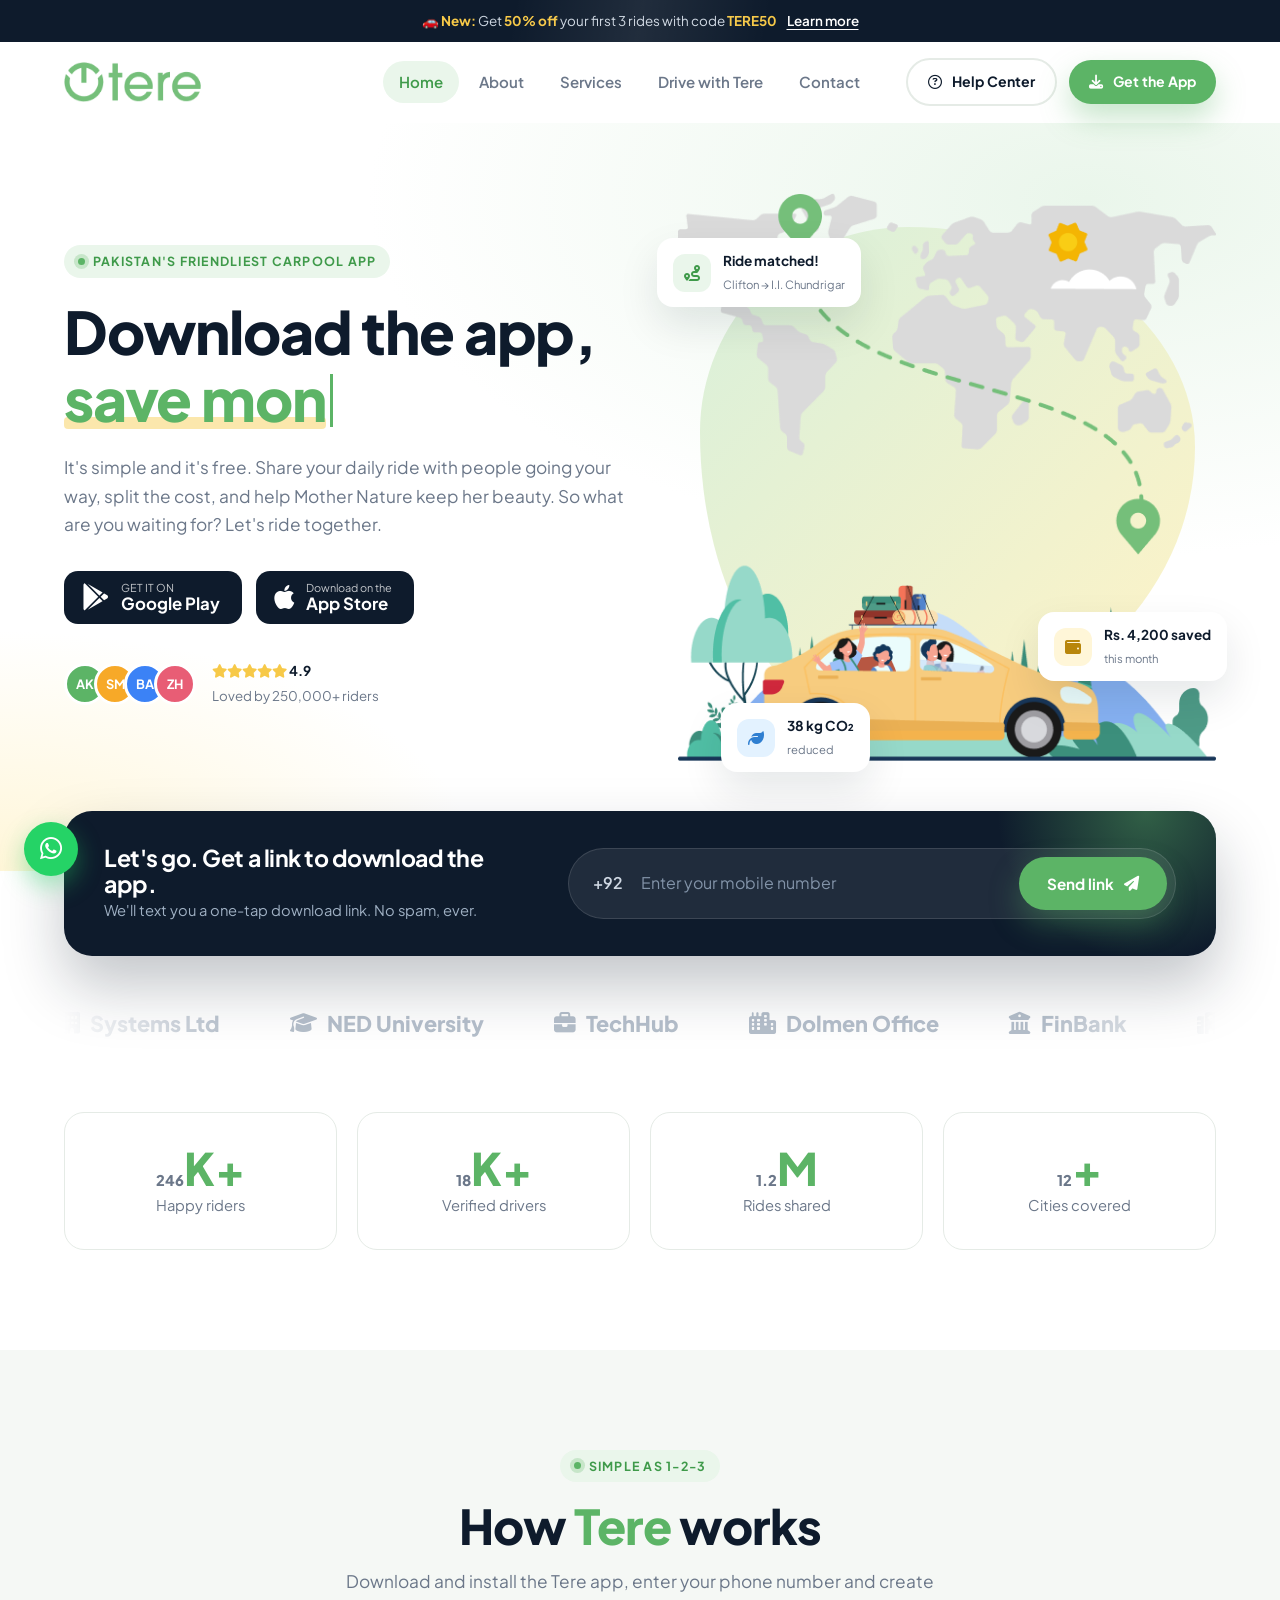
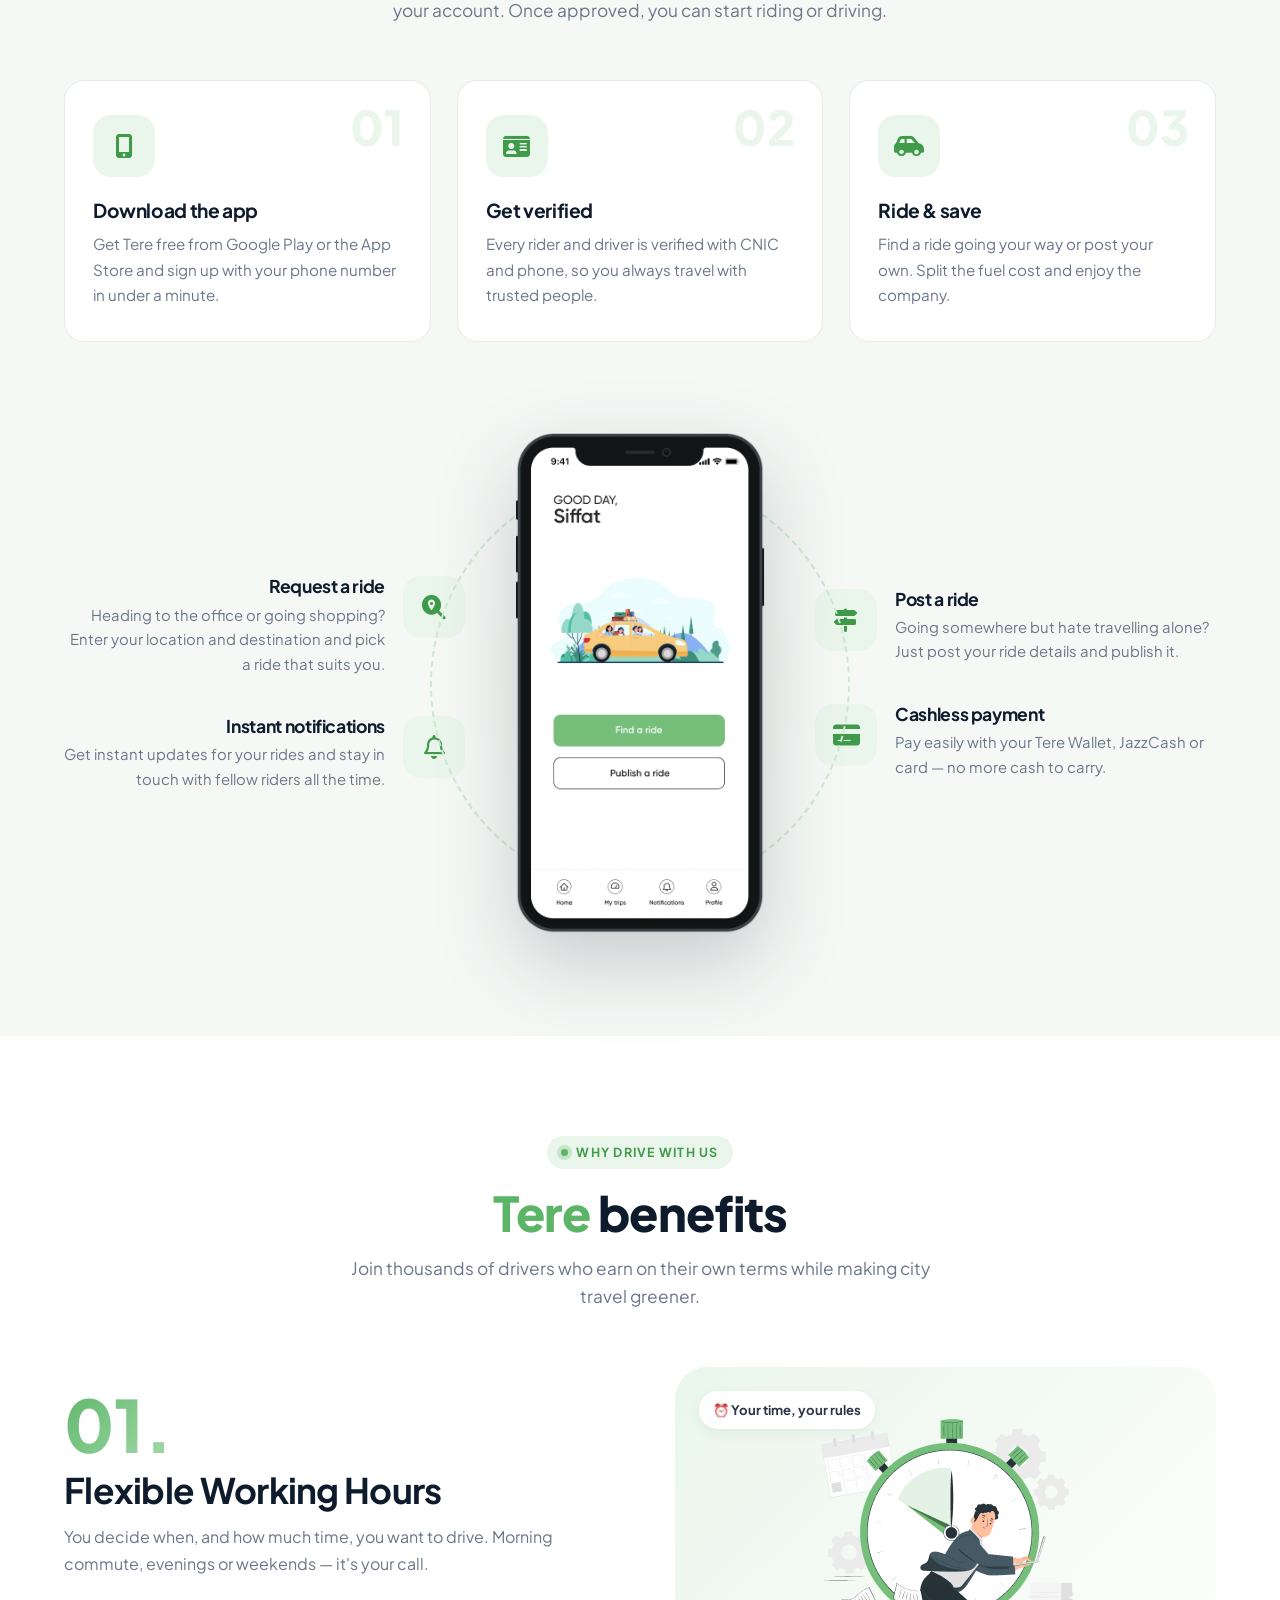
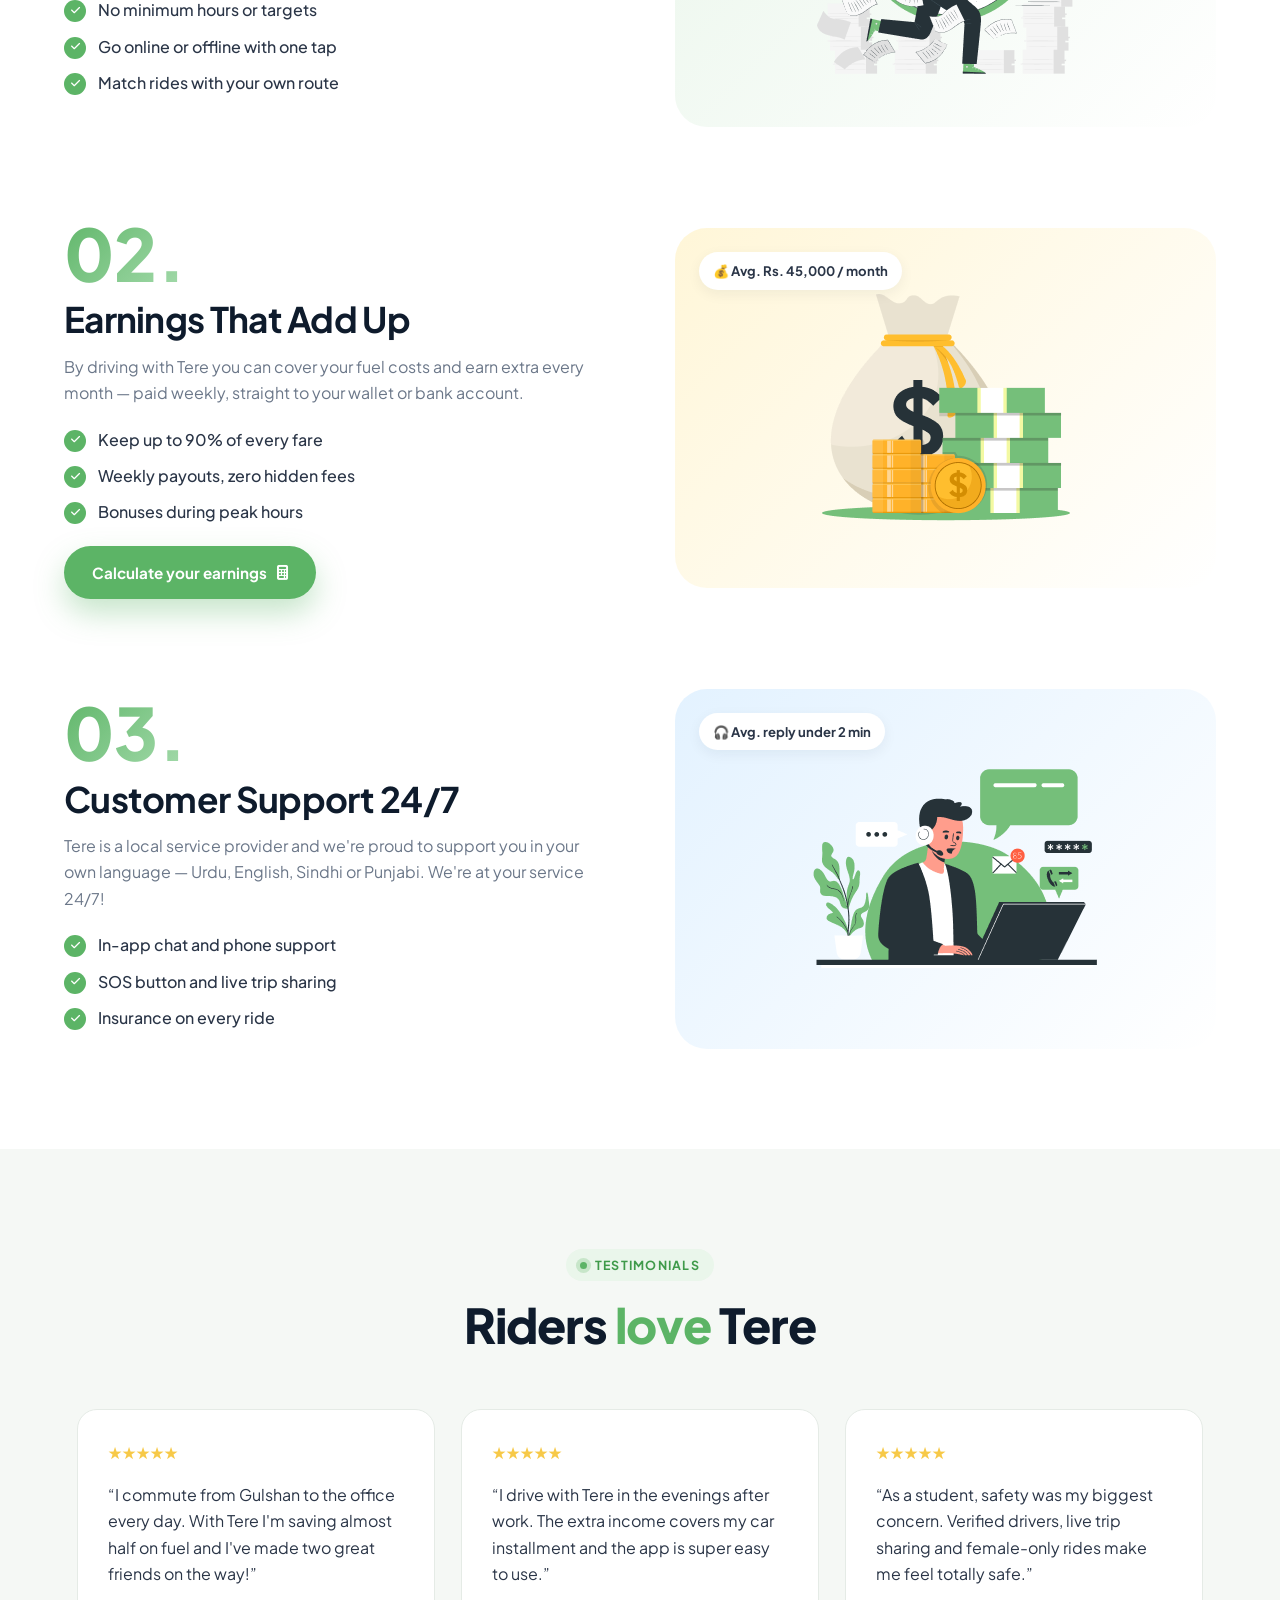
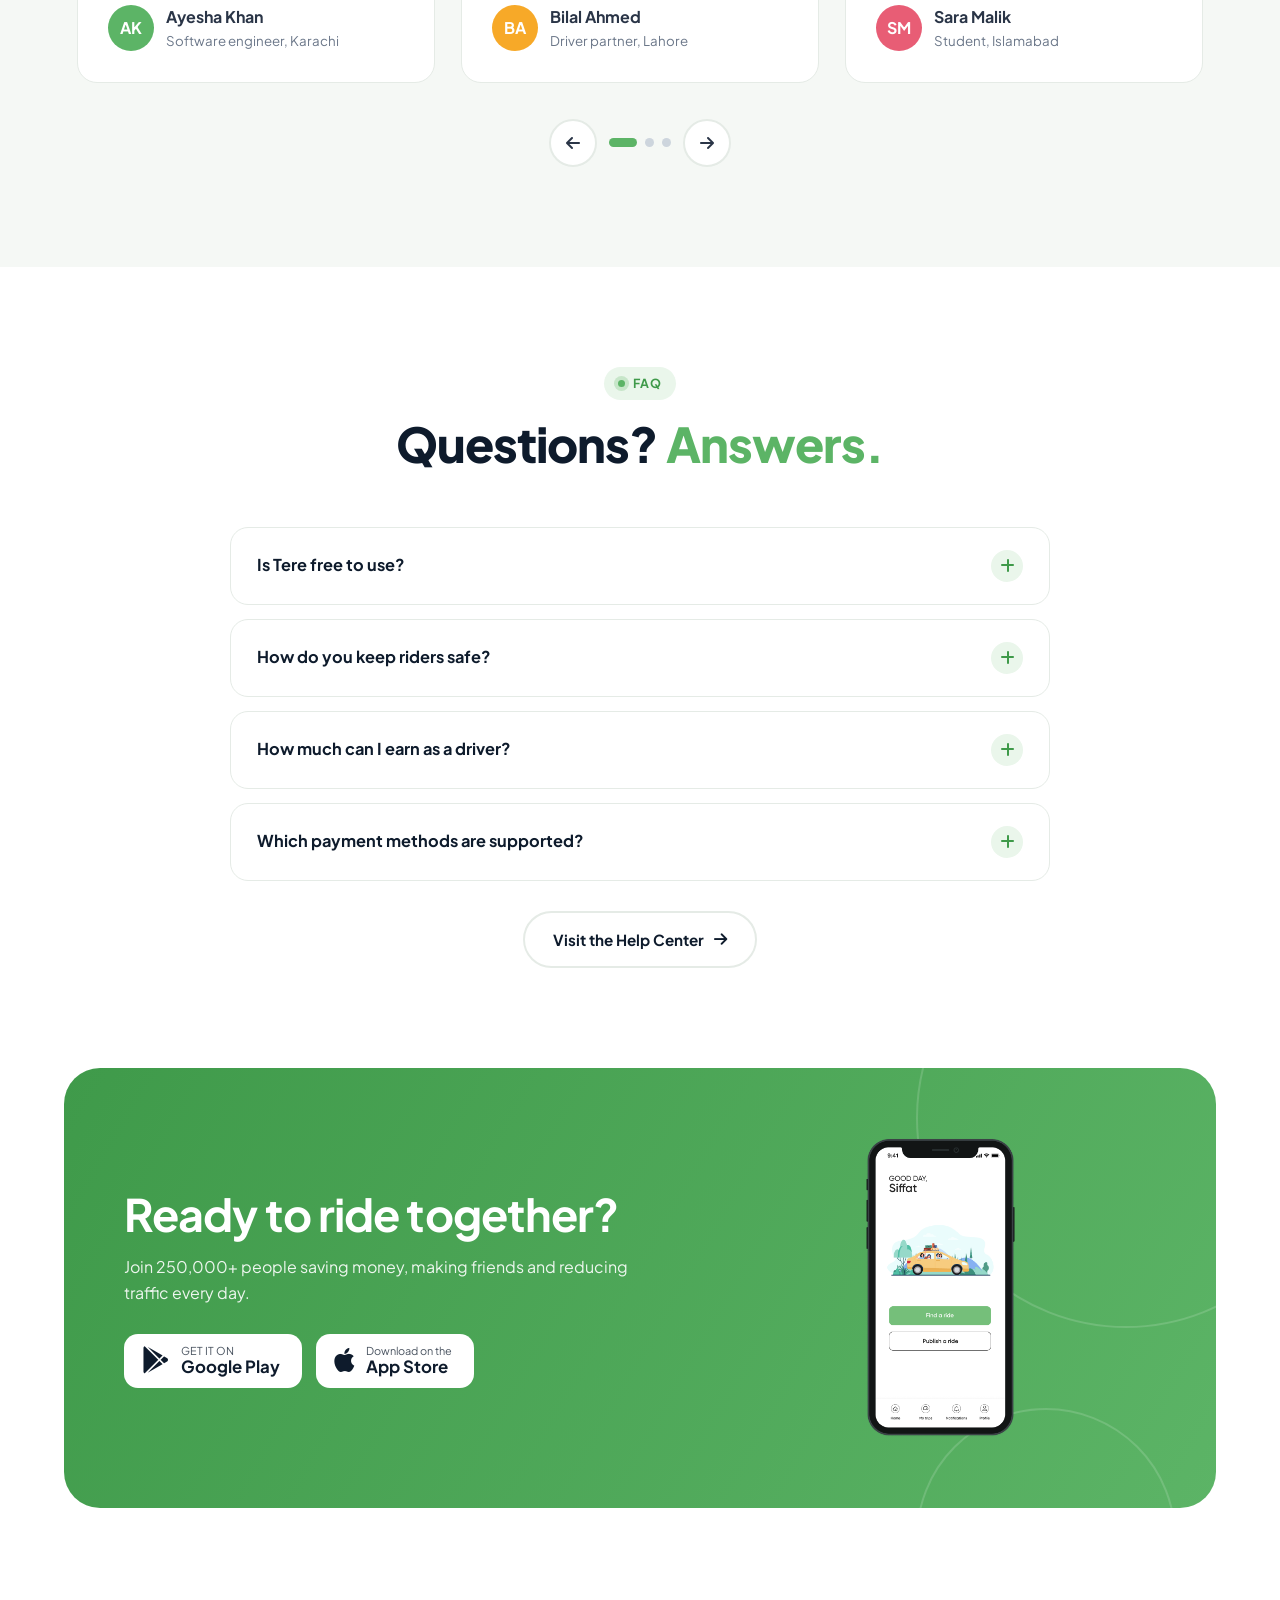
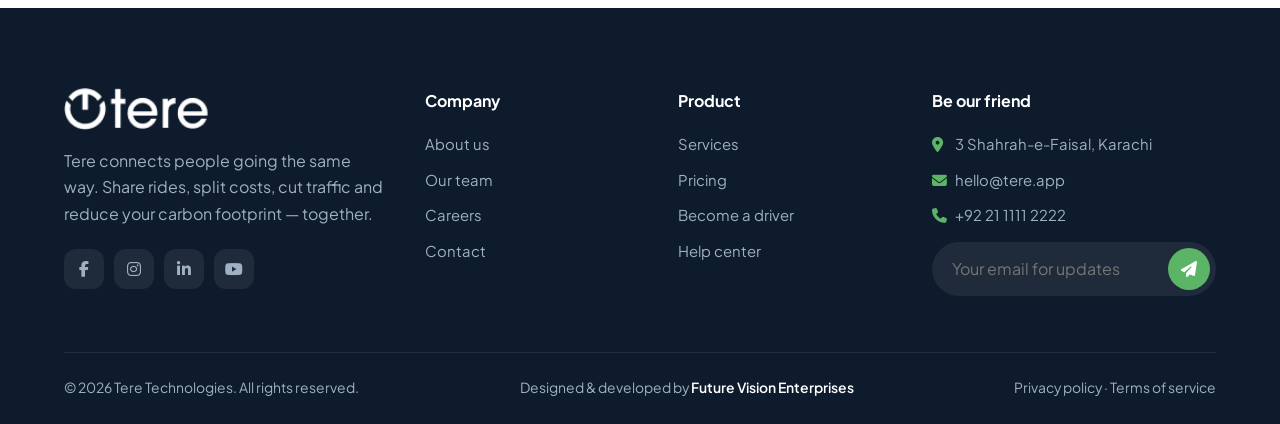
<file: index.html>
<!DOCTYPE html>
<html lang="en">
<head>
  <meta charset="UTF-8">
  <meta name="viewport" content="width=device-width, initial-scale=1.0">
  <title>Tere — Carpool & Ride Sharing App | Save Money, Make Friends</title>
  <meta name="description" content="Tere connects people going the same way. Share rides, split fuel costs and reduce traffic. Download the free app today.">
  <meta name="theme-color" content="#5cb466">
  <meta property="og:title" content="Tere — Carpool & Ride Sharing App | Save Money, Make Friends">
  <meta property="og:description" content="Tere connects people going the same way. Share rides, split fuel costs and reduce traffic. Download the free app today.">
  <meta property="og:image" content="about/map.png">
  <link rel="icon" type="image/png" href="about/circle.png">
  <link rel="stylesheet" href="https://cdnjs.cloudflare.com/ajax/libs/font-awesome/6.5.2/css/all.min.css">
  <link rel="stylesheet" href="css/style.css">
</head>
<body data-page="home">
  <div class="preloader"><div><img src="about/logo.png" alt="Tere"><div class="road"></div></div></div>
  <div id="header"></div>

  <main>
    <!-- Hero -->
    <section class="hero" id="home">
      <div class="container">
        <div>
          <span class="eyebrow reveal">Pakistan's friendliest carpool app</span>
          <h1 class="reveal d1">Download the app, <br><span class="rotator" data-words="save money,make friends,ride together,go green">save money</span><span class="caret"></span></h1>
          <p class="lead reveal d2">It's simple and it's free. Share your daily ride with people going your way, split the cost, and help Mother Nature keep her beauty. So what are you waiting for? Let's ride together.</p>
          <div class="store-btns reveal d3" id="download">
            <a class="store-btn" href="#getlink"><i class="fa-brands fa-google-play"></i><span><small>GET IT ON</small><b>Google Play</b></span></a>
            <a class="store-btn" href="#getlink"><i class="fa-brands fa-apple"></i><span><small>Download on the</small><b>App Store</b></span></a>
          </div>
          <div class="hero-trust reveal d4">
            <div class="avatars"><span style="background:#5cb466">AK</span><span style="background:#f7a928">SM</span><span style="background:#3b82f6">BA</span><span style="background:#e85d75">ZH</span></div>
            <div><div class="stars"><i class="fa-solid fa-star"></i><i class="fa-solid fa-star"></i><i class="fa-solid fa-star"></i><i class="fa-solid fa-star"></i><i class="fa-solid fa-star"></i> <b style="color:var(--ink)">4.9</b></div><small>Loved by 250,000+ riders</small></div>
          </div>
        </div>
        <div class="hero-visual reveal zoom d2">
          <div class="blob"></div>
          <img src="about/map.png" alt="Friends sharing a ride across the map">
          <div class="float-card fc-1"><i class="fa-solid fa-route" style="background:var(--green-soft);color:var(--green-dark)"></i><div><b>Ride matched!</b><small>Clifton → I.I. Chundrigar</small></div></div>
          <div class="float-card fc-2"><i class="fa-solid fa-wallet" style="background:var(--yellow-soft);color:#b8860b"></i><div><b>Rs. 4,200 saved</b><small>this month</small></div></div>
          <div class="float-card fc-3"><i class="fa-solid fa-leaf" style="background:#e3f2ff;color:#2f7fd1"></i><div><b>38 kg CO₂</b><small>reduced</small></div></div>
        </div>
      </div>
    </section>

    <!-- Get link -->
    <section class="getlink" id="getlink">
      <div class="container">
        <div class="box reveal">
          <div><h3>Let's go. Get a link to download the app.</h3><p>We'll text you a one-tap download link. No spam, ever.</p></div>
          <form data-getlink>
            <span class="prefix"><img src="https://flagcdn.com/w20/pk.png" alt="" width="20" height="14" onerror="this.remove()"> +92</span>
            <input type="tel" inputmode="numeric" placeholder="Enter your mobile number" aria-label="Mobile number" required>
            <button class="btn btn-primary" type="submit">Send link <i class="fa-solid fa-paper-plane"></i></button>
          </form>
        </div>
      </div>
    </section>

    <!-- Partners marquee -->
    <div class="container">
      <div class="marquee" aria-hidden="true"><div class="marquee-track">
        <span><i class="fa-solid fa-building"></i> Systems Ltd</span><span><i class="fa-solid fa-graduation-cap"></i> NED University</span><span><i class="fa-solid fa-briefcase"></i> TechHub</span><span><i class="fa-solid fa-city"></i> Dolmen Office</span><span><i class="fa-solid fa-building-columns"></i> FinBank</span><span><i class="fa-solid fa-hospital"></i> CityCare</span><span><i class="fa-solid fa-plane"></i> SkyPort</span>
        <span><i class="fa-solid fa-building"></i> Systems Ltd</span><span><i class="fa-solid fa-graduation-cap"></i> NED University</span><span><i class="fa-solid fa-briefcase"></i> TechHub</span><span><i class="fa-solid fa-city"></i> Dolmen Office</span><span><i class="fa-solid fa-building-columns"></i> FinBank</span><span><i class="fa-solid fa-hospital"></i> CityCare</span><span><i class="fa-solid fa-plane"></i> SkyPort</span>
      </div></div>
    </div>

    <!-- Stats -->
    <section class="section" style="padding-top:60px">
      <div class="container">
        <div class="stats">
          <div class="stat reveal"><b><span data-count="250">0</span><em>K+</em></b><span>Happy riders</span></div>
          <div class="stat reveal d1"><b><span data-count="18">0</span><em>K+</em></b><span>Verified drivers</span></div>
          <div class="stat reveal d2"><b><span data-count="1.2">0</span><em>M</em></b><span>Rides shared</span></div>
          <div class="stat reveal d3"><b><span data-count="12">0</span><em>+</em></b><span>Cities covered</span></div>
        </div>
      </div>
    </section>

    <!-- How Tere works -->
    <section class="section alt" id="how">
      <div class="container">
        <div class="section-head center">
          <span class="eyebrow reveal">Simple as 1-2-3</span>
          <h2 class="title reveal d1">How <span>Tere</span> works</h2>
          <p class="lead reveal d2">Download and install the Tere app, enter your phone number and create your account. Once approved, you can start riding or driving.</p>
        </div>
        <div class="steps">
          <div class="step reveal"><span class="num">01</span><div class="icon-box"><i class="fa-solid fa-mobile-screen-button"></i></div><h3>Download the app</h3><p>Get Tere free from Google Play or the App Store and sign up with your phone number in under a minute.</p></div>
          <div class="step reveal d1"><span class="num">02</span><div class="icon-box"><i class="fa-solid fa-id-card"></i></div><h3>Get verified</h3><p>Every rider and driver is verified with CNIC and phone, so you always travel with trusted people.</p></div>
          <div class="step reveal d2"><span class="num">03</span><div class="icon-box"><i class="fa-solid fa-car-side"></i></div><h3>Ride & save</h3><p>Find a ride going your way or post your own. Split the fuel cost and enjoy the company.</p></div>
        </div>

        <div class="features-phone">
          <div class="col">
            <div class="feat reveal left"><div class="icon-box"><i class="fa-solid fa-magnifying-glass-location"></i></div><div><h4>Request a ride</h4><p>Heading to the office or going shopping? Enter your location and destination and pick a ride that suits you.</p></div></div>
            <div class="feat reveal left d2"><div class="icon-box"><i class="fa-regular fa-bell"></i></div><div><h4>Instant notifications</h4><p>Get instant updates for your rides and stay in touch with fellow riders all the time.</p></div></div>
          </div>
          <div class="phone-wrap reveal zoom"><img src="about/phone.png" alt="Tere app home screen"></div>
          <div class="col">
            <div class="feat reveal right"><div class="icon-box"><i class="fa-solid fa-signs-post"></i></div><div><h4>Post a ride</h4><p>Going somewhere but hate travelling alone? Just post your ride details and publish it.</p></div></div>
            <div class="feat reveal right d2"><div class="icon-box"><i class="fa-solid fa-credit-card"></i></div><div><h4>Cashless payment</h4><p>Pay easily with your Tere Wallet, JazzCash or card — no more cash to carry.</p></div></div>
          </div>
        </div>
      </div>
    </section>

    <!-- Benefits -->
    <section class="section" id="benefits">
      <div class="container">
        <div class="section-head center">
          <span class="eyebrow reveal">Why drive with us</span>
          <h2 class="title reveal d1"><span>Tere</span> benefits</h2>
          <p class="lead reveal d2">Join thousands of drivers who earn on their own terms while making city travel greener.</p>
        </div>

        <div class="benefit">
          <div class="b-text reveal left">
            <span class="bnum">01.</span>
            <h3>Flexible working hours</h3>
            <p>You decide when, and how much time, you want to drive. Morning commute, evenings or weekends — it's your call.</p>
            <ul class="checks"><li><i class="fa-solid fa-check"></i> No minimum hours or targets</li><li><i class="fa-solid fa-check"></i> Go online or offline with one tap</li><li><i class="fa-solid fa-check"></i> Match rides with your own route</li></ul>
          </div>
          <div class="b-img reveal right"><span class="tagpill">⏰ Your time, your rules</span><img src="about/Frame.png" alt="Flexible working hours"></div>
        </div>

        <div class="benefit rev">
          <div class="b-text reveal right">
            <span class="bnum">02.</span>
            <h3>Earnings that add up</h3>
            <p>By driving with Tere you can cover your fuel costs and earn extra every month — paid weekly, straight to your wallet or bank account.</p>
            <ul class="checks"><li><i class="fa-solid fa-check"></i> Keep up to 90% of every fare</li><li><i class="fa-solid fa-check"></i> Weekly payouts, zero hidden fees</li><li><i class="fa-solid fa-check"></i> Bonuses during peak hours</li></ul>
            <a href="drive.html#calculator" class="btn btn-primary" style="margin-top:10px">Calculate your earnings <i class="fa-solid fa-calculator"></i></a>
          </div>
          <div class="b-img reveal left" style="background:linear-gradient(135deg,var(--yellow-soft),#fff)"><span class="tagpill">💰 Avg. Rs. 45,000 / month</span><img src="about/frame2.png" alt="Earnings"></div>
        </div>

        <div class="benefit">
          <div class="b-text reveal left">
            <span class="bnum">03.</span>
            <h3>Customer support 24/7</h3>
            <p>Tere is a local service provider and we're proud to support you in your own language — Urdu, English, Sindhi or Punjabi. We're at your service 24/7!</p>
            <ul class="checks"><li><i class="fa-solid fa-check"></i> In-app chat and phone support</li><li><i class="fa-solid fa-check"></i> SOS button and live trip sharing</li><li><i class="fa-solid fa-check"></i> Insurance on every ride</li></ul>
          </div>
          <div class="b-img reveal right" style="background:linear-gradient(135deg,#e3f2ff,#fff)"><span class="tagpill">🎧 Avg. reply under 2 min</span><img src="about/frame3.png" alt="24/7 customer support"></div>
        </div>
      </div>
    </section>

    <!-- Testimonials -->
    <section class="section alt">
      <div class="container">
        <div class="section-head center">
          <span class="eyebrow reveal">Testimonials</span>
          <h2 class="title reveal d1">Riders <span>love</span> Tere</h2>
        </div>
        <div class="testi-wrap reveal">
          <div class="testi-track">
            <div class="testi"><div class="inner"><div class="stars">★★★★★</div><p>“I commute from Gulshan to the office every day. With Tere I'm saving almost half on fuel and I've made two great friends on the way!”</p><div class="who"><span class="av" style="background:#5cb466">AK</span><div><b>Ayesha Khan</b><small>Software engineer, Karachi</small></div></div></div></div>
            <div class="testi"><div class="inner"><div class="stars">★★★★★</div><p>“I drive with Tere in the evenings after work. The extra income covers my car installment and the app is super easy to use.”</p><div class="who"><span class="av" style="background:#f7a928">BA</span><div><b>Bilal Ahmed</b><small>Driver partner, Lahore</small></div></div></div></div>
            <div class="testi"><div class="inner"><div class="stars">★★★★★</div><p>“As a student, safety was my biggest concern. Verified drivers, live trip sharing and female-only rides make me feel totally safe.”</p><div class="who"><span class="av" style="background:#e85d75">SM</span><div><b>Sara Malik</b><small>Student, Islamabad</small></div></div></div></div>
            <div class="testi"><div class="inner"><div class="stars">★★★★☆</div><p>“We moved our whole team's office commute to Tere Business. Parking problems are gone and our employees are happier.”</p><div class="who"><span class="av" style="background:#3b82f6">ZH</span><div><b>Zain Hussain</b><small>HR Manager, TechHub</small></div></div></div></div>
            <div class="testi"><div class="inner"><div class="stars">★★★★★</div><p>“Cashless payments with JazzCash are a lifesaver. No more arguing about change. Customer support replied in a minute!”</p><div class="who"><span class="av" style="background:#8b5cf6">FN</span><div><b>Fatima Noor</b><small>Doctor, Rawalpindi</small></div></div></div></div>
          </div>
          <div class="testi-nav"><button class="round-btn" data-prev aria-label="Previous"><i class="fa-solid fa-arrow-left"></i></button><div class="dots"></div><button class="round-btn" data-next aria-label="Next"><i class="fa-solid fa-arrow-right"></i></button></div>
        </div>
      </div>
    </section>

    <!-- FAQ -->
    <section class="section">
      <div class="container">
        <div class="section-head center">
          <span class="eyebrow reveal">FAQ</span>
          <h2 class="title reveal d1">Questions? <span>Answers.</span></h2>
        </div>
        <div class="faq reveal">
          <div class="faq-item"><button class="faq-q">Is Tere free to use?<i class="fa-solid fa-plus"></i></button><div class="faq-a"><p>Yes! Downloading and signing up is completely free. Riders only pay their share of the trip cost, which is shown upfront before you book.</p></div></div>
          <div class="faq-item"><button class="faq-q">How do you keep riders safe?<i class="fa-solid fa-plus"></i></button><div class="faq-a"><p>Every user is verified with CNIC and phone number. Rides include live location sharing, an in-app SOS button, ratings after every trip and optional female-only rides.</p></div></div>
          <div class="faq-item"><button class="faq-q">How much can I earn as a driver?<i class="fa-solid fa-plus"></i></button><div class="faq-a"><p>It depends on your city and how often you drive. Most part-time drivers earn Rs. 30,000–60,000 a month. Try our <a href="drive.html#calculator" style="color:var(--green-dark);font-weight:700">earnings calculator</a>.</p></div></div>
          <div class="faq-item"><button class="faq-q">Which payment methods are supported?<i class="fa-solid fa-plus"></i></button><div class="faq-a"><p>You can pay with your Tere Wallet, JazzCash, Easypaisa, debit/credit cards, or cash.</p></div></div>
        </div>
        <p class="center" style="margin-top:30px"><a href="contact.html#help" class="btn btn-ghost">Visit the Help Center <i class="fa-solid fa-arrow-right"></i></a></p>
      </div>
    </section>

    <!-- CTA -->
    <section class="container">
      <div class="cta reveal zoom">
        <div style="position:relative;z-index:1">
          <h2>Ready to ride together?</h2>
          <p>Join 250,000+ people saving money, making friends and reducing traffic every day.</p>
          <div class="store-btns">
            <a class="store-btn" href="#getlink"><i class="fa-brands fa-google-play"></i><span><small>GET IT ON</small><b>Google Play</b></span></a>
            <a class="store-btn" href="#getlink"><i class="fa-brands fa-apple"></i><span><small>Download on the</small><b>App Store</b></span></a>
          </div>
        </div>
        <div class="cta-img"><img src="about/phone.png" alt="Tere app"></div>
      </div>
    </section>
  </main>

  <div id="footer"></div>
  <script src="js/main.js"></script>
</body>
</html>
</file>
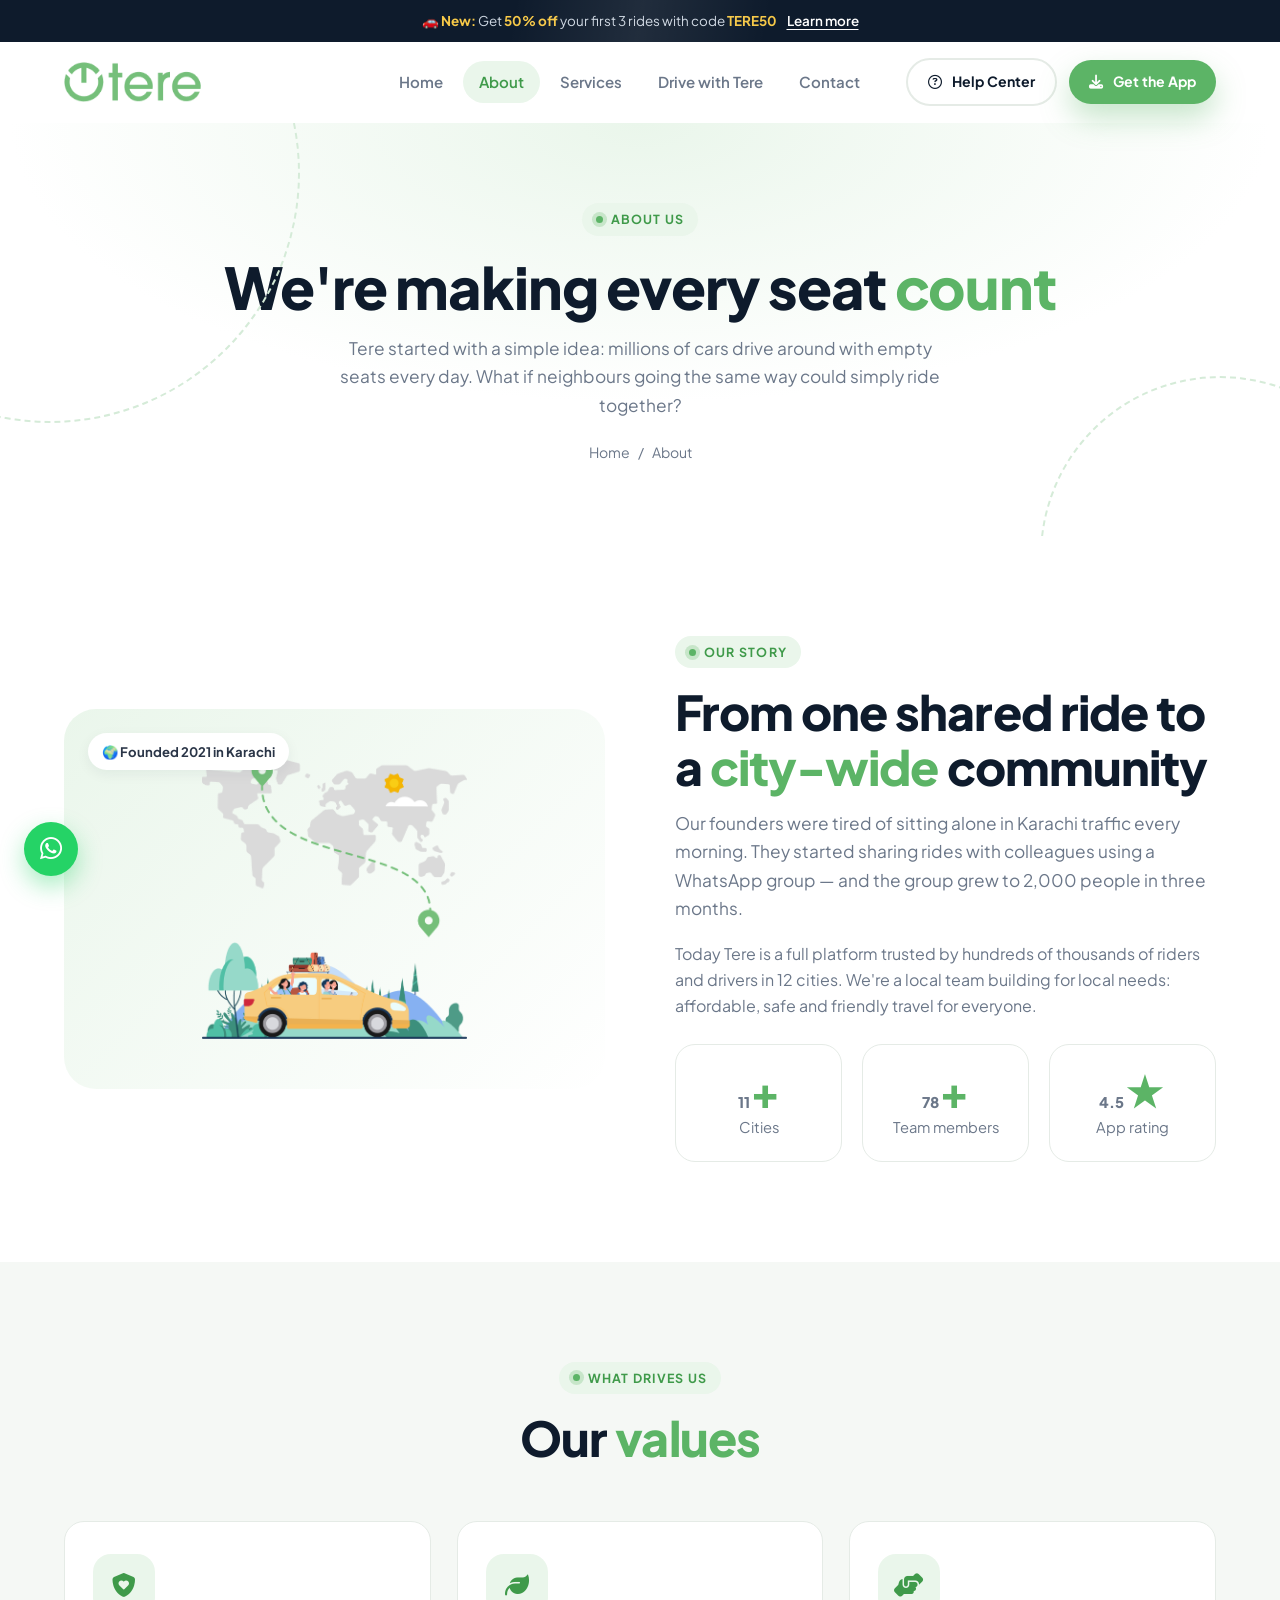
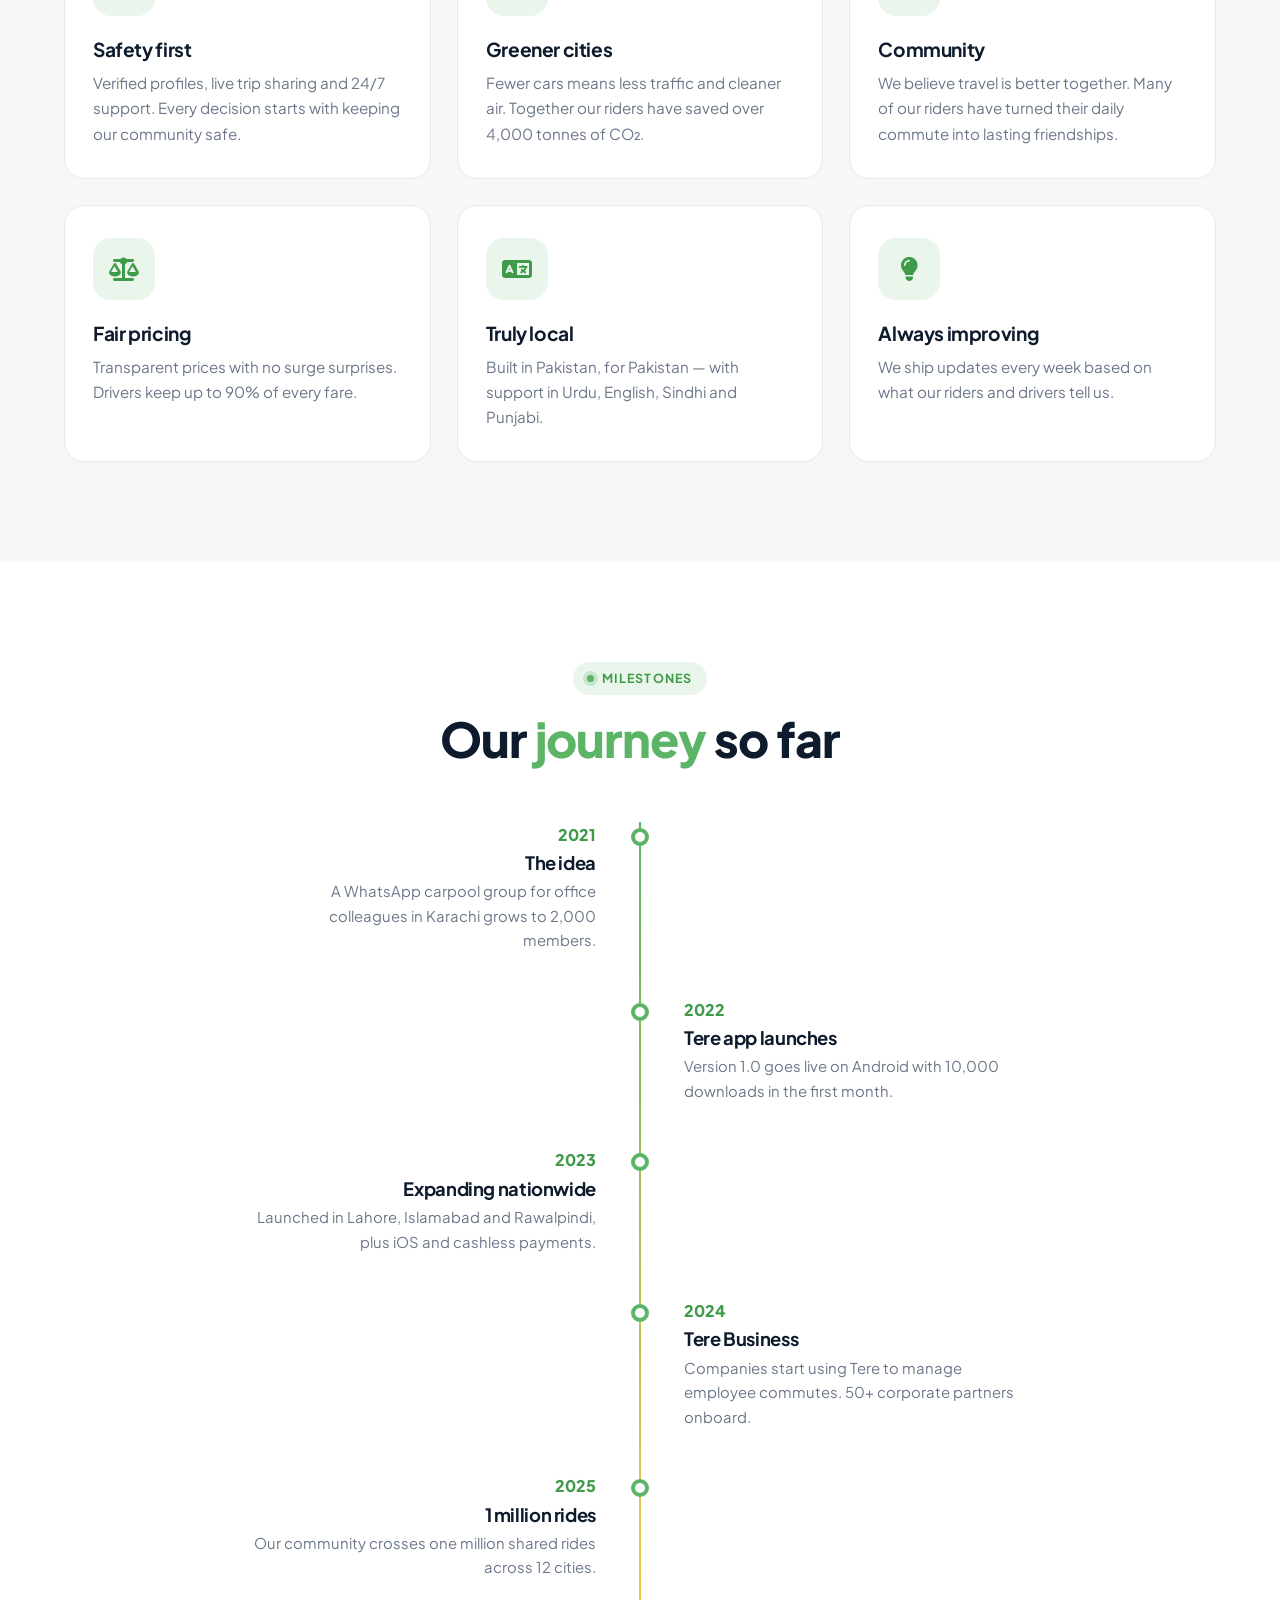
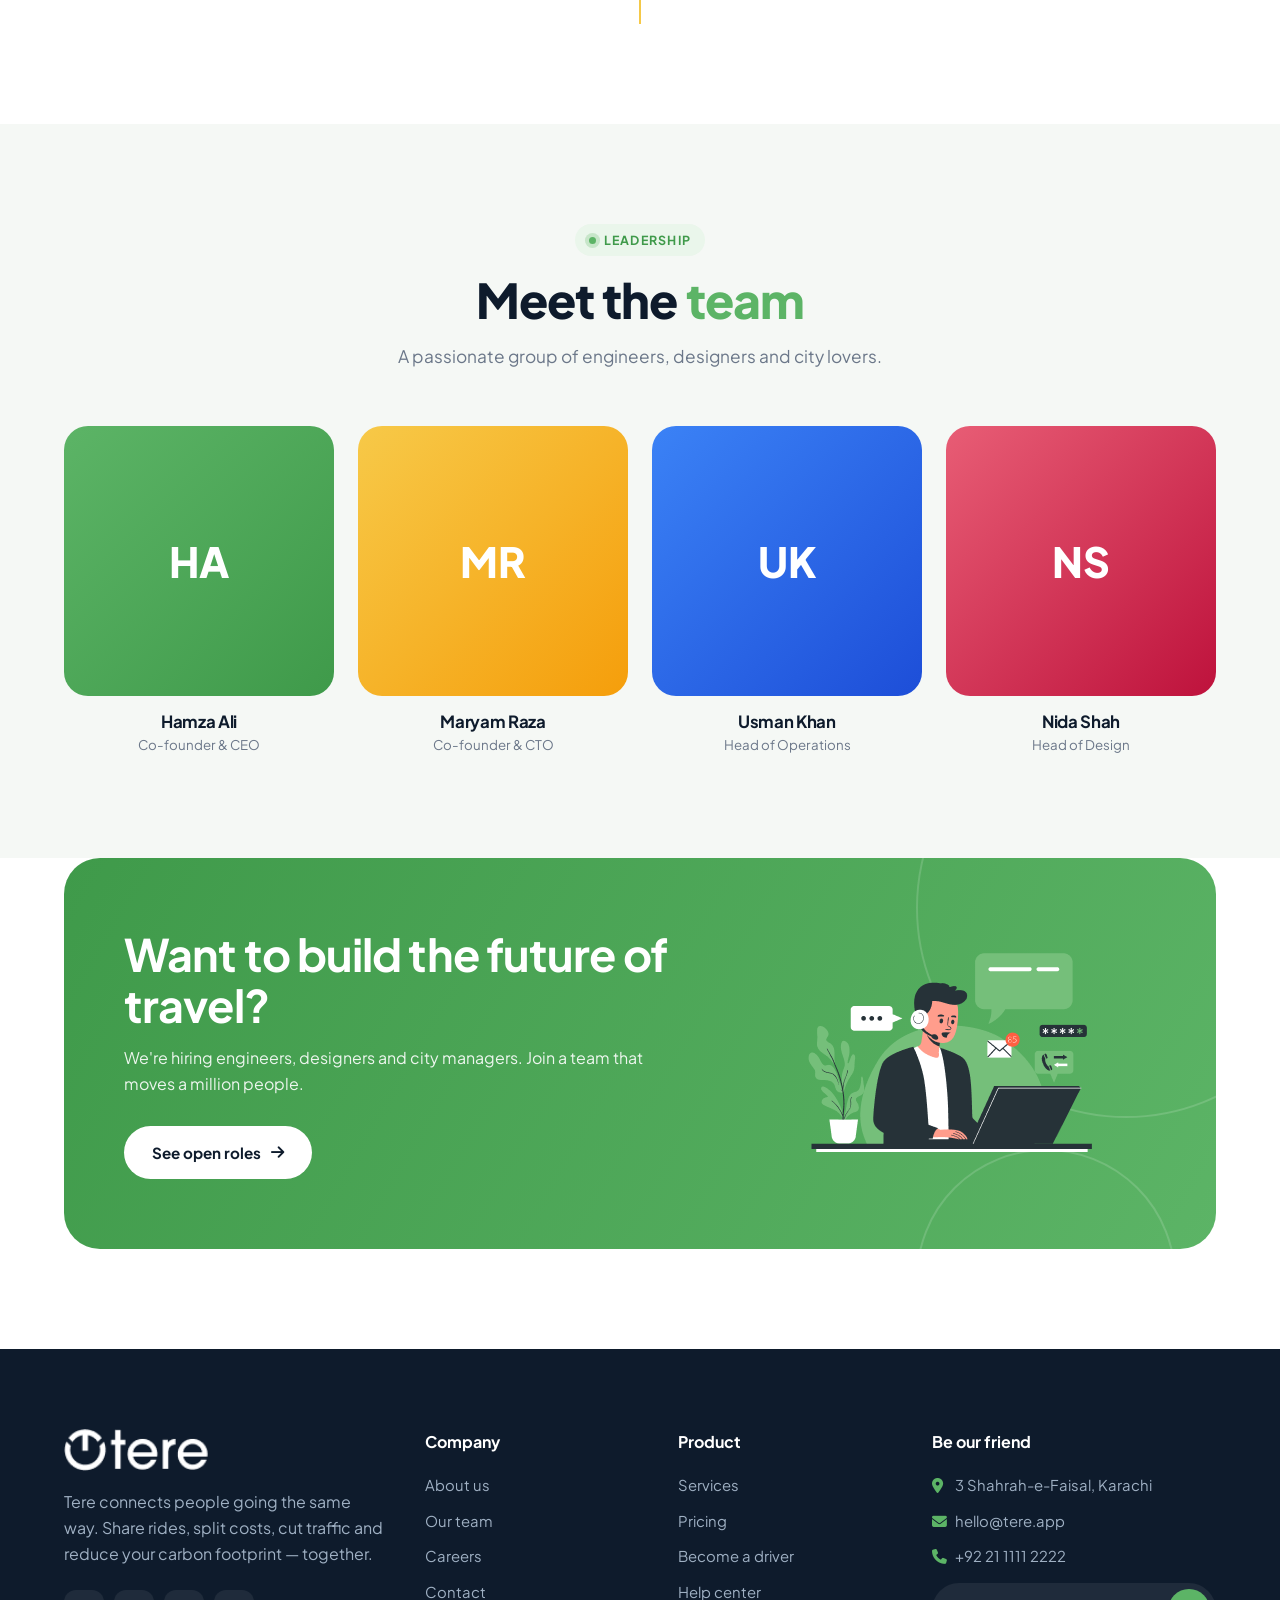
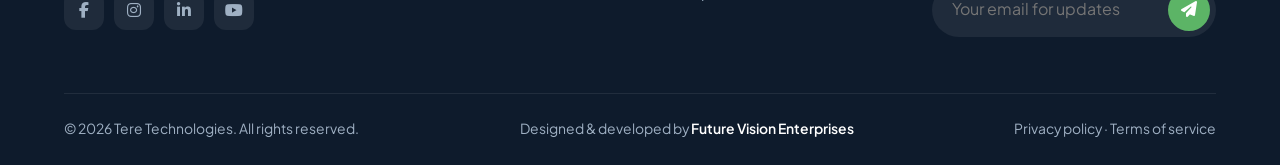
<file: about.html>
<!DOCTYPE html>
<html lang="en">
<head>
  <meta charset="UTF-8">
  <meta name="viewport" content="width=device-width, initial-scale=1.0">
  <title>About Tere — Our Story, Values & Team</title>
  <meta name="description" content="Learn how Tere grew from a WhatsApp carpool group into Pakistan's friendliest ride-sharing community.">
  <meta name="theme-color" content="#5cb466">
  <meta property="og:title" content="About Tere — Our Story, Values & Team">
  <meta property="og:description" content="Learn how Tere grew from a WhatsApp carpool group into Pakistan's friendliest ride-sharing community.">
  <meta property="og:image" content="about/map.png">
  <link rel="icon" type="image/png" href="about/circle.png">
  <link rel="stylesheet" href="https://cdnjs.cloudflare.com/ajax/libs/font-awesome/6.5.2/css/all.min.css">
  <link rel="stylesheet" href="css/style.css">
</head>
<body data-page="about">
  <div class="preloader"><div><img src="about/logo.png" alt="Tere"><div class="road"></div></div></div>
  <div id="header"></div>

  <main>
    <section class="page-hero">
      <span class="ring" style="width:500px;height:500px;left:-200px;top:-200px"></span>
      <span class="ring" style="width:360px;height:360px;right:-120px;bottom:-200px"></span>
      <div class="container">
        <span class="eyebrow reveal">About us</span>
        <h1 class="reveal d1">We're making every seat <span class="hl">count</span></h1>
        <p class="lead reveal d2">Tere started with a simple idea: millions of cars drive around with empty seats every day. What if neighbours going the same way could simply ride together?</p>
        <div class="crumbs reveal d3"><a href="index.html">Home</a> / <span>About</span></div>
      </div>
    </section>

    <section class="section">
      <div class="container split">
        <div class="b-img reveal left"><span class="tagpill">🌍 Founded 2021 in Karachi</span><img src="about/map.png" alt="Tere journey"></div>
        <div class="reveal right">
          <span class="eyebrow">Our story</span>
          <h2 class="title">From one shared ride to a <span>city-wide</span> community</h2>
          <p class="lead" style="margin-bottom:18px">Our founders were tired of sitting alone in Karachi traffic every morning. They started sharing rides with colleagues using a WhatsApp group — and the group grew to 2,000 people in three months.</p>
          <p class="muted" style="color:var(--muted);margin-bottom:24px">Today Tere is a full platform trusted by hundreds of thousands of riders and drivers in 12 cities. We're a local team building for local needs: affordable, safe and friendly travel for everyone.</p>
          <div class="stats" style="grid-template-columns:repeat(3,1fr)">
            <div class="stat" style="padding:20px 10px"><b><span data-count="12">0</span><em>+</em></b><span>Cities</span></div>
            <div class="stat" style="padding:20px 10px"><b><span data-count="85">0</span><em>+</em></b><span>Team members</span></div>
            <div class="stat" style="padding:20px 10px"><b><span data-count="4.9">0</span><em>★</em></b><span>App rating</span></div>
          </div>
        </div>
      </div>
    </section>

    <section class="section alt">
      <div class="container">
        <div class="section-head center">
          <span class="eyebrow reveal">What drives us</span>
          <h2 class="title reveal d1">Our <span>values</span></h2>
        </div>
        <div class="cards">
          <div class="card reveal"><div class="icon-box"><i class="fa-solid fa-shield-heart"></i></div><h3>Safety first</h3><p>Verified profiles, live trip sharing and 24/7 support. Every decision starts with keeping our community safe.</p></div>
          <div class="card reveal d1"><div class="icon-box"><i class="fa-solid fa-leaf"></i></div><h3>Greener cities</h3><p>Fewer cars means less traffic and cleaner air. Together our riders have saved over 4,000 tonnes of CO₂.</p></div>
          <div class="card reveal d2"><div class="icon-box"><i class="fa-solid fa-handshake-angle"></i></div><h3>Community</h3><p>We believe travel is better together. Many of our riders have turned their daily commute into lasting friendships.</p></div>
          <div class="card reveal"><div class="icon-box"><i class="fa-solid fa-scale-balanced"></i></div><h3>Fair pricing</h3><p>Transparent prices with no surge surprises. Drivers keep up to 90% of every fare.</p></div>
          <div class="card reveal d1"><div class="icon-box"><i class="fa-solid fa-language"></i></div><h3>Truly local</h3><p>Built in Pakistan, for Pakistan — with support in Urdu, English, Sindhi and Punjabi.</p></div>
          <div class="card reveal d2"><div class="icon-box"><i class="fa-solid fa-lightbulb"></i></div><h3>Always improving</h3><p>We ship updates every week based on what our riders and drivers tell us.</p></div>
        </div>
      </div>
    </section>

    <section class="section">
      <div class="container">
        <div class="section-head center">
          <span class="eyebrow reveal">Milestones</span>
          <h2 class="title reveal d1">Our <span>journey</span> so far</h2>
        </div>
        <div class="timeline">
          <div class="tl reveal"><span class="yr">2021</span><h4>The idea</h4><p>A WhatsApp carpool group for office colleagues in Karachi grows to 2,000 members.</p></div>
          <div class="tl reveal"><span class="yr">2022</span><h4>Tere app launches</h4><p>Version 1.0 goes live on Android with 10,000 downloads in the first month.</p></div>
          <div class="tl reveal"><span class="yr">2023</span><h4>Expanding nationwide</h4><p>Launched in Lahore, Islamabad and Rawalpindi, plus iOS and cashless payments.</p></div>
          <div class="tl reveal"><span class="yr">2024</span><h4>Tere Business</h4><p>Companies start using Tere to manage employee commutes. 50+ corporate partners onboard.</p></div>
          <div class="tl reveal"><span class="yr">2025</span><h4>1 million rides</h4><p>Our community crosses one million shared rides across 12 cities.</p></div>
        </div>
      </div>
    </section>

    <section class="section alt" id="team">
      <div class="container">
        <div class="section-head center">
          <span class="eyebrow reveal">Leadership</span>
          <h2 class="title reveal d1">Meet the <span>team</span></h2>
          <p class="lead reveal d2">A passionate group of engineers, designers and city lovers.</p>
        </div>
        <div class="team">
          <div class="member reveal"><div class="ph" style="background:linear-gradient(135deg,#5cb466,#3f9a4a)">HA<div class="soc"><a href="#" aria-label="LinkedIn"><i class="fa-brands fa-linkedin-in"></i></a><a href="#" aria-label="X"><i class="fa-brands fa-x-twitter"></i></a></div></div><h4>Hamza Ali</h4><small>Co-founder & CEO</small></div>
          <div class="member reveal d1"><div class="ph" style="background:linear-gradient(135deg,#f7c948,#f59e0b)">MR<div class="soc"><a href="#" aria-label="LinkedIn"><i class="fa-brands fa-linkedin-in"></i></a><a href="#" aria-label="X"><i class="fa-brands fa-x-twitter"></i></a></div></div><h4>Maryam Raza</h4><small>Co-founder & CTO</small></div>
          <div class="member reveal d2"><div class="ph" style="background:linear-gradient(135deg,#3b82f6,#1d4ed8)">UK<div class="soc"><a href="#" aria-label="LinkedIn"><i class="fa-brands fa-linkedin-in"></i></a><a href="#" aria-label="X"><i class="fa-brands fa-x-twitter"></i></a></div></div><h4>Usman Khan</h4><small>Head of Operations</small></div>
          <div class="member reveal d3"><div class="ph" style="background:linear-gradient(135deg,#e85d75,#be123c)">NS<div class="soc"><a href="#" aria-label="LinkedIn"><i class="fa-brands fa-linkedin-in"></i></a><a href="#" aria-label="X"><i class="fa-brands fa-x-twitter"></i></a></div></div><h4>Nida Shah</h4><small>Head of Design</small></div>
        </div>
      </div>
    </section>

    <section class="container" id="careers">
      <div class="cta reveal zoom">
        <div style="position:relative;z-index:1">
          <h2>Want to build the future of travel?</h2>
          <p>We're hiring engineers, designers and city managers. Join a team that moves a million people.</p>
          <a href="contact.html?topic=Careers" class="btn btn-white">See open roles <i class="fa-solid fa-arrow-right"></i></a>
        </div>
        <div class="cta-img"><img src="about/frame3.png" alt="Join our team"></div>
      </div>
    </section>
  </main>

  <div id="footer"></div>
  <script src="js/main.js"></script>
</body>
</html>
</file>
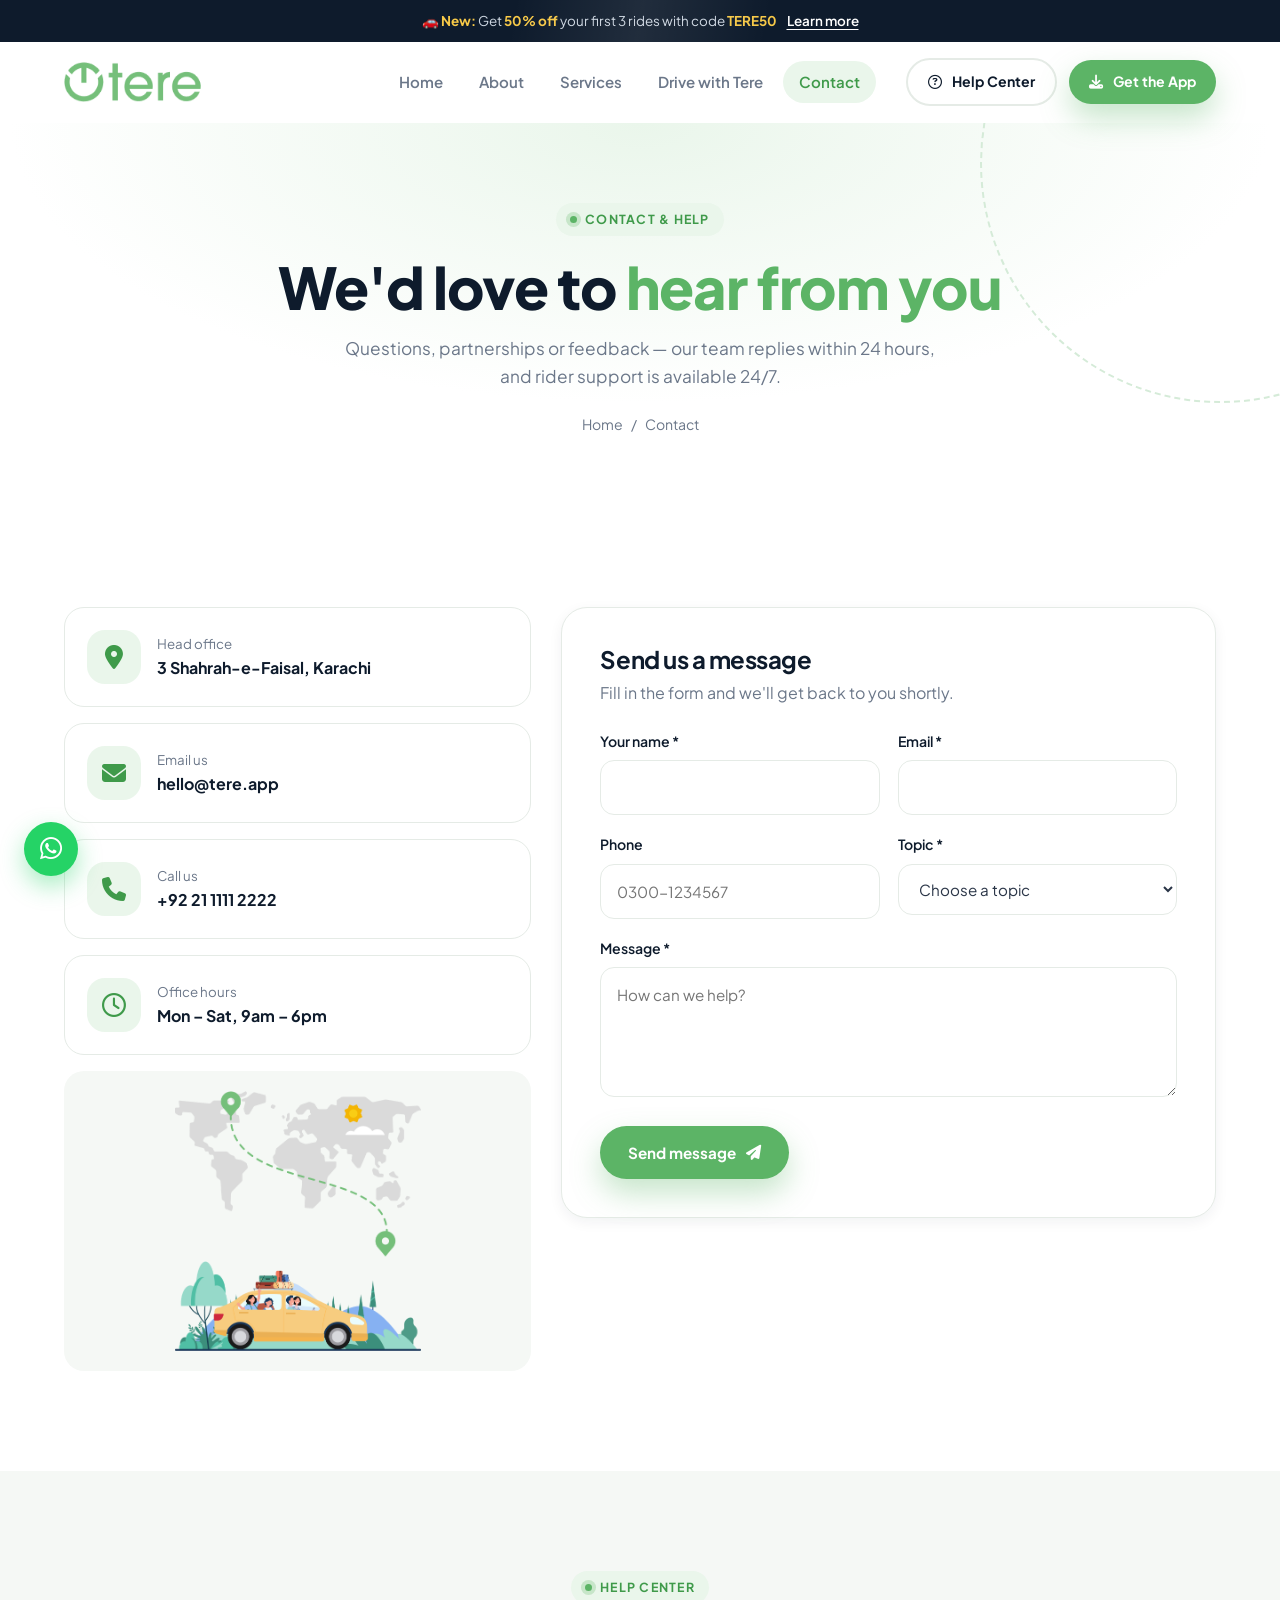
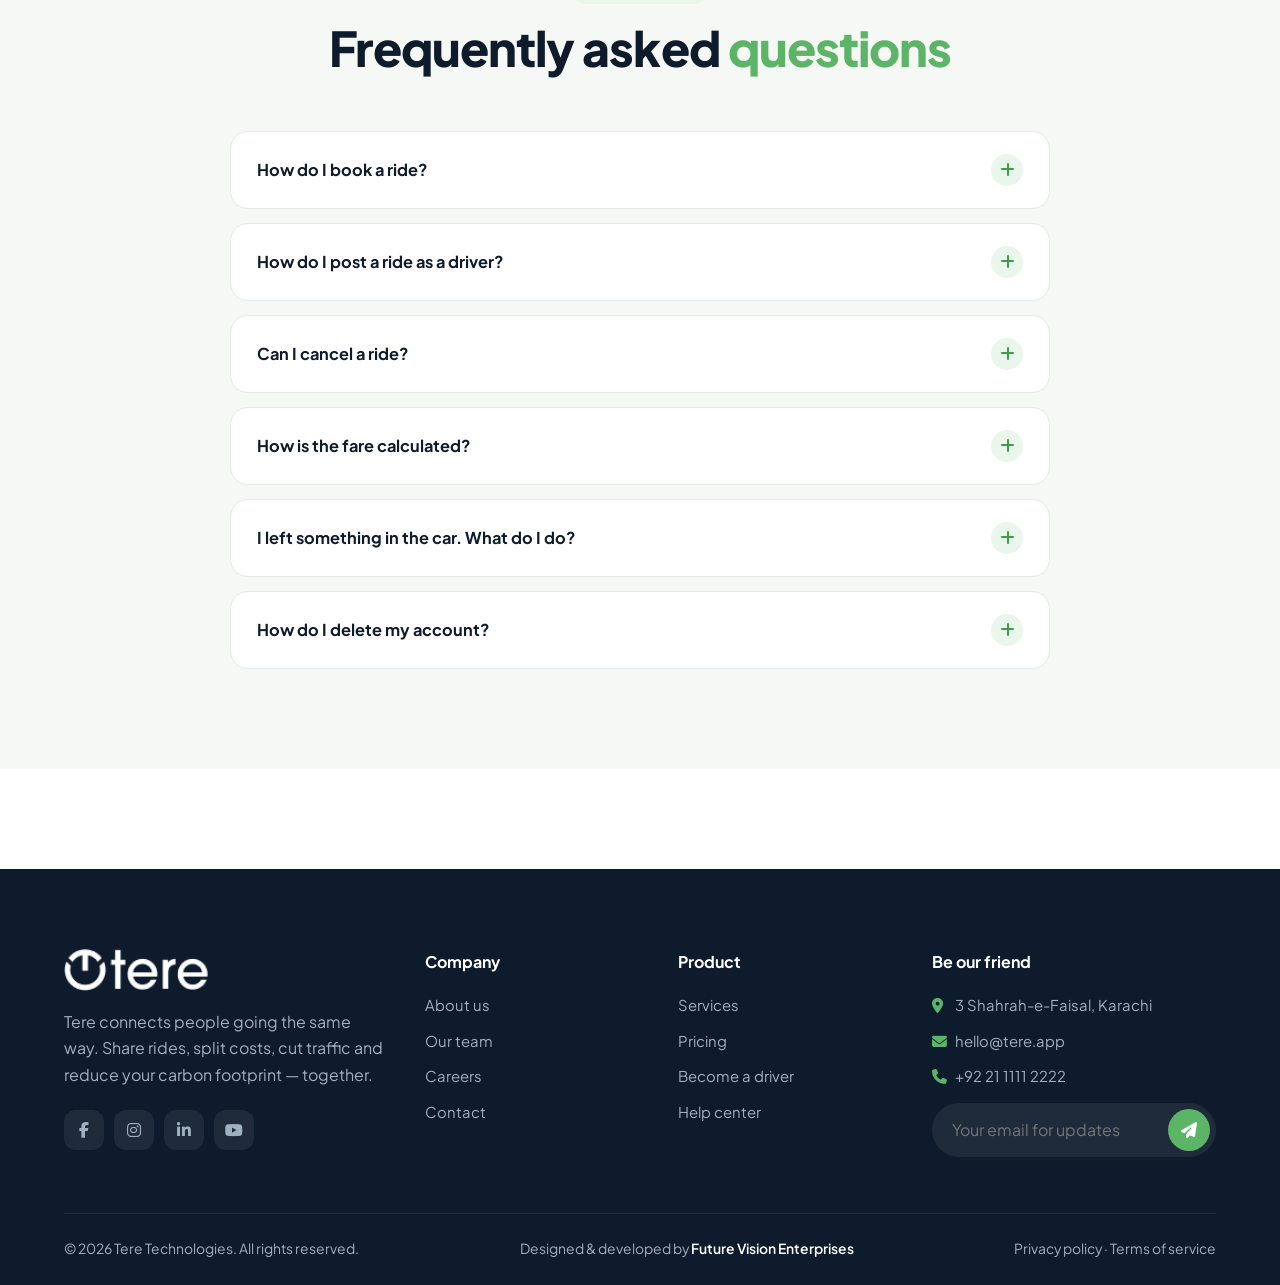
<file: contact.html>
<!DOCTYPE html>
<html lang="en">
<head>
  <meta charset="UTF-8">
  <meta name="viewport" content="width=device-width, initial-scale=1.0">
  <title>Contact & Help Center — Tere</title>
  <meta name="description" content="Get in touch with the Tere team or find answers in our help center. Support available 24/7.">
  <meta name="theme-color" content="#5cb466">
  <meta property="og:title" content="Contact & Help Center — Tere">
  <meta property="og:description" content="Get in touch with the Tere team or find answers in our help center. Support available 24/7.">
  <meta property="og:image" content="about/map.png">
  <link rel="icon" type="image/png" href="about/circle.png">
  <link rel="stylesheet" href="https://cdnjs.cloudflare.com/ajax/libs/font-awesome/6.5.2/css/all.min.css">
  <link rel="stylesheet" href="css/style.css">
</head>
<body data-page="contact">
  <div class="preloader"><div><img src="about/logo.png" alt="Tere"><div class="road"></div></div></div>
  <div id="header"></div>

  <main>
    <section class="page-hero">
      <span class="ring" style="width:480px;height:480px;right:-180px;top:-200px"></span>
      <div class="container">
        <span class="eyebrow reveal">Contact & help</span>
        <h1 class="reveal d1">We'd love to <span class="hl">hear from you</span></h1>
        <p class="lead reveal d2">Questions, partnerships or feedback — our team replies within 24 hours, and rider support is available 24/7.</p>
        <div class="crumbs reveal d3"><a href="index.html">Home</a> / <span>Contact</span></div>
      </div>
    </section>

    <section class="section">
      <div class="container contact-grid">
        <div>
          <div class="info-card reveal left"><div class="icon-box"><i class="fa-solid fa-location-dot"></i></div><div><small>Head office</small><b>3 Shahrah-e-Faisal, Karachi</b></div></div>
          <div class="info-card reveal left d1"><div class="icon-box"><i class="fa-solid fa-envelope"></i></div><div><small>Email us</small><b><a href="mailto:hello@tere.app">hello@tere.app</a></b></div></div>
          <div class="info-card reveal left d2"><div class="icon-box"><i class="fa-solid fa-phone"></i></div><div><small>Call us</small><b><a href="tel:+922111112222">+92 21 1111 2222</a></b></div></div>
          <div class="info-card reveal left d3"><div class="icon-box"><i class="fa-regular fa-clock"></i></div><div><small>Office hours</small><b>Mon – Sat, 9am – 6pm</b></div></div>
          <div class="map-card reveal left"><img src="about/map.png" alt="Find us" style="max-height:260px;margin:0 auto"></div>
        </div>
        <form class="panel reveal right" id="contact-form" novalidate>
          <h3 style="font-size:1.5rem;margin-bottom:6px">Send us a message</h3>
          <p style="color:var(--muted);margin-bottom:24px">Fill in the form and we'll get back to you shortly.</p>
          <div class="form-grid">
            <div class="field"><label for="c-name">Your name *</label><input id="c-name" name="name" required minlength="2" autocomplete="name"><span class="err">Please enter your name</span></div>
            <div class="field"><label for="c-email">Email *</label><input id="c-email" name="email" type="email" required autocomplete="email"><span class="err">Enter a valid email</span></div>
            <div class="field"><label for="c-phone">Phone</label><input id="c-phone" name="phone" type="tel" data-type="phone" placeholder="0300-1234567"><span class="err">Enter a valid mobile number</span></div>
            <div class="field"><label for="topic">Topic *</label><select id="topic" name="topic" required><option value="">Choose a topic</option><option>Rider support</option><option>Driver support</option><option>Tere Business</option><option>Partnerships</option><option>Careers</option><option>Press</option><option>Other</option></select><span class="err">Please choose a topic</span></div>
            <div class="field full"><label for="c-msg">Message *</label><textarea id="c-msg" name="message" required minlength="10" placeholder="How can we help?"></textarea><span class="err">Please write at least 10 characters</span></div>
          </div>
          <button type="submit" class="btn btn-primary" style="margin-top:22px">Send message <i class="fa-solid fa-paper-plane"></i></button>
        </form>
      </div>
    </section>

    <section class="section alt" id="help">
      <div class="container">
        <div class="section-head center">
          <span class="eyebrow reveal">Help center</span>
          <h2 class="title reveal d1">Frequently asked <span>questions</span></h2>
        </div>
        <div class="faq reveal">
          <div class="faq-item"><button class="faq-q">How do I book a ride?<i class="fa-solid fa-plus"></i></button><div class="faq-a"><p>Open the app, enter your pickup and drop-off locations, choose a ride from the list and tap “Request”. The driver confirms and you'll get a notification instantly.</p></div></div>
          <div class="faq-item"><button class="faq-q">How do I post a ride as a driver?<i class="fa-solid fa-plus"></i></button><div class="faq-a"><p>After your driver profile is approved, tap “Publish a ride”, add your route, time and number of seats. Riders on your route will be able to request a seat.</p></div></div>
          <div class="faq-item"><button class="faq-q">Can I cancel a ride?<i class="fa-solid fa-plus"></i></button><div class="faq-a"><p>Yes. Cancellations are free up to 30 minutes before departure. Tere Plus members get free cancellations anytime.</p></div></div>
          <div class="faq-item"><button class="faq-q">How is the fare calculated?<i class="fa-solid fa-plus"></i></button><div class="faq-a"><p>Fares are based on distance and shared fairly between riders. You always see the exact price before you book — no surge pricing.</p></div></div>
          <div class="faq-item"><button class="faq-q">I left something in the car. What do I do?<i class="fa-solid fa-plus"></i></button><div class="faq-a"><p>Go to “My rides”, open the trip and tap “Lost an item”. We'll connect you with the driver right away.</p></div></div>
          <div class="faq-item"><button class="faq-q">How do I delete my account?<i class="fa-solid fa-plus"></i></button><div class="faq-a"><p>Go to Profile → Settings → Account → Delete account, or send us a message using the form above.</p></div></div>
        </div>
      </div>
    </section>
  </main>

  <div id="footer"></div>
  <script src="js/main.js"></script>
</body>
</html>
</file>
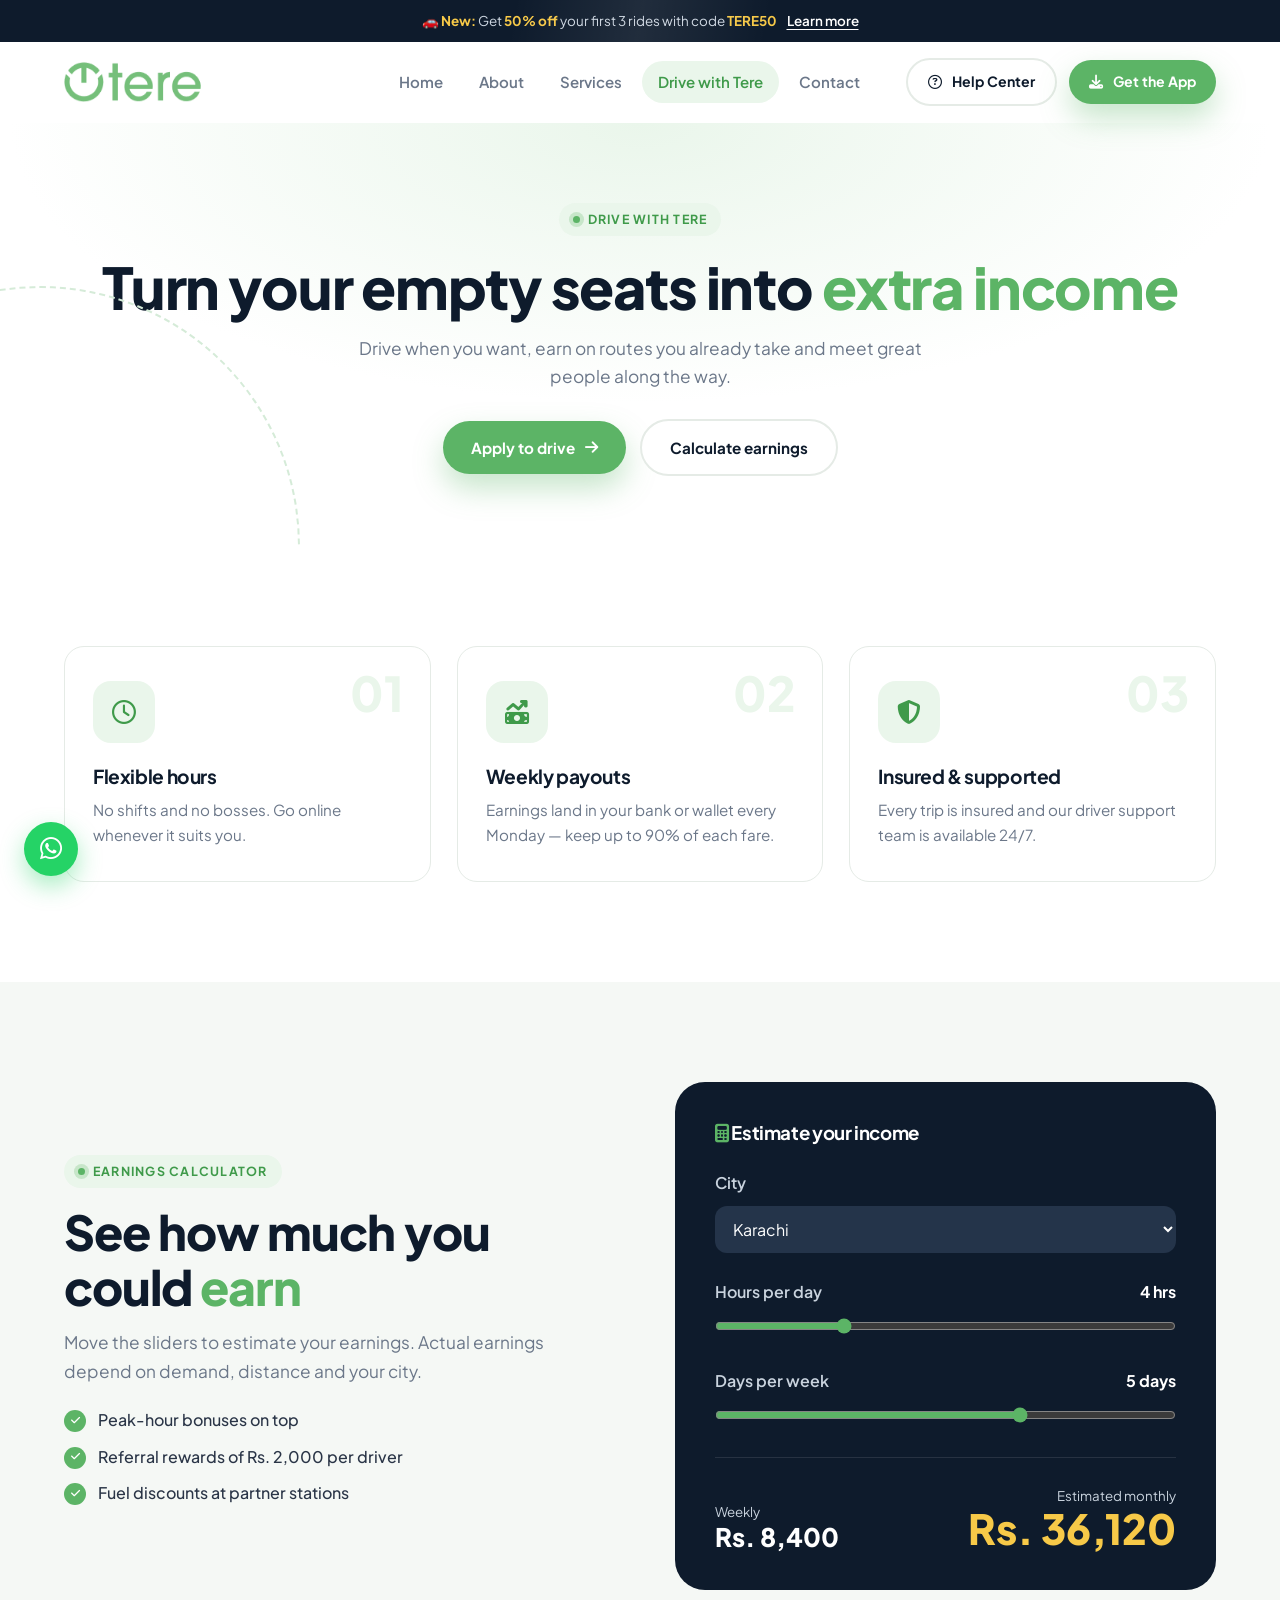
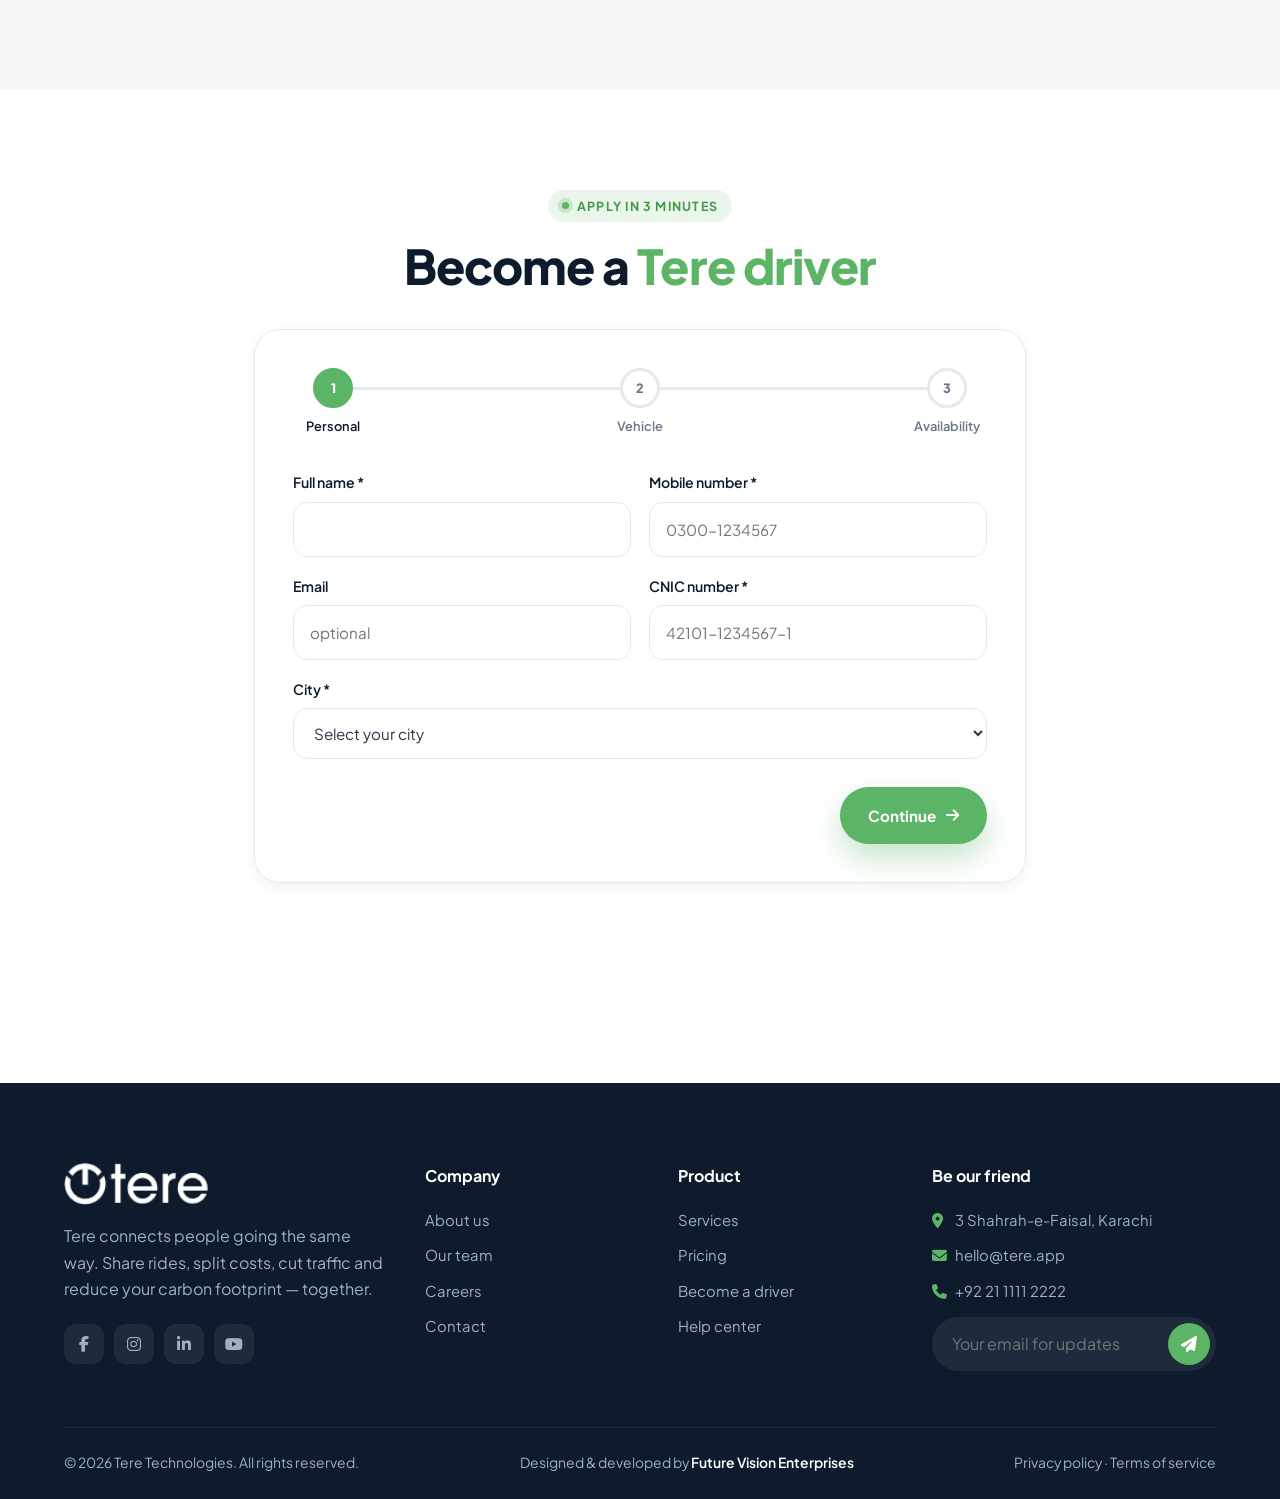
<file: drive.html>
<!DOCTYPE html>
<html lang="en">
<head>
  <meta charset="UTF-8">
  <meta name="viewport" content="width=device-width, initial-scale=1.0">
  <title>Drive with Tere — Earn on Your Own Schedule</title>
  <meta name="description" content="Become a Tere driver. Flexible hours, weekly payouts and 24/7 support. Calculate your earnings and apply in minutes.">
  <meta name="theme-color" content="#5cb466">
  <meta property="og:title" content="Drive with Tere — Earn on Your Own Schedule">
  <meta property="og:description" content="Become a Tere driver. Flexible hours, weekly payouts and 24/7 support. Calculate your earnings and apply in minutes.">
  <meta property="og:image" content="about/map.png">
  <link rel="icon" type="image/png" href="about/circle.png">
  <link rel="stylesheet" href="https://cdnjs.cloudflare.com/ajax/libs/font-awesome/6.5.2/css/all.min.css">
  <link rel="stylesheet" href="css/style.css">
</head>
<body data-page="drive">
  <div class="preloader"><div><img src="about/logo.png" alt="Tere"><div class="road"></div></div></div>
  <div id="header"></div>

  <main>
    <section class="page-hero">
      <span class="ring" style="width:520px;height:520px;left:-220px;bottom:-260px"></span>
      <div class="container">
        <span class="eyebrow reveal">Drive with Tere</span>
        <h1 class="reveal d1">Turn your empty seats into <span class="hl">extra income</span></h1>
        <p class="lead reveal d2">Drive when you want, earn on routes you already take and meet great people along the way.</p>
        <div class="hero-actions reveal d3" style="justify-content:center;margin-top:28px">
          <a href="#apply" class="btn btn-primary">Apply to drive <i class="fa-solid fa-arrow-right"></i></a>
          <a href="#calculator" class="btn btn-ghost">Calculate earnings</a>
        </div>
      </div>
    </section>

    <section class="section">
      <div class="container">
        <div class="steps">
          <div class="step reveal"><span class="num">01</span><div class="icon-box"><i class="fa-regular fa-clock"></i></div><h3>Flexible hours</h3><p>No shifts and no bosses. Go online whenever it suits you.</p></div>
          <div class="step reveal d1"><span class="num">02</span><div class="icon-box"><i class="fa-solid fa-money-bill-trend-up"></i></div><h3>Weekly payouts</h3><p>Earnings land in your bank or wallet every Monday — keep up to 90% of each fare.</p></div>
          <div class="step reveal d2"><span class="num">03</span><div class="icon-box"><i class="fa-solid fa-shield-halved"></i></div><h3>Insured & supported</h3><p>Every trip is insured and our driver support team is available 24/7.</p></div>
        </div>
      </div>
    </section>

    <section class="section alt" id="calculator">
      <div class="container split">
        <div class="reveal left">
          <span class="eyebrow">Earnings calculator</span>
          <h2 class="title">See how much you could <span>earn</span></h2>
          <p class="lead" style="margin-bottom:22px">Move the sliders to estimate your earnings. Actual earnings depend on demand, distance and your city.</p>
          <ul class="checks">
            <li><i class="fa-solid fa-check"></i> Peak-hour bonuses on top</li>
            <li><i class="fa-solid fa-check"></i> Referral rewards of Rs. 2,000 per driver</li>
            <li><i class="fa-solid fa-check"></i> Fuel discounts at partner stations</li>
          </ul>
        </div>
        <div class="calc reveal right">
          <h3><i class="fa-solid fa-calculator" style="color:var(--green)"></i> Estimate your income</h3>
          <div class="range"><div class="rl"><span>City</span></div>
            <select id="c-city" class="field" style="width:100%;padding:12px 14px;border-radius:12px;border:none;background:#24344a;color:#fff">
              <option value="420">Karachi</option><option value="400">Lahore</option><option value="450">Islamabad / Rawalpindi</option><option value="330">Other cities</option>
            </select></div>
          <div class="range"><div class="rl"><span>Hours per day</span><b id="c-hours-v"></b></div><input type="range" id="c-hours" min="1" max="12" value="4"></div>
          <div class="range"><div class="rl"><span>Days per week</span><b id="c-days-v"></b></div><input type="range" id="c-days" min="1" max="7" value="5"></div>
          <div class="result">
            <div><small>Weekly</small><b id="c-week" style="font-size:1.6rem;color:#fff"></b></div>
            <div style="text-align:right"><small>Estimated monthly</small><b id="c-month"></b></div>
          </div>
        </div>
      </div>
    </section>

    <section class="section" id="apply">
      <div class="container" style="max-width:820px">
        <div class="section-head center" style="margin-bottom:36px">
          <span class="eyebrow reveal">Apply in 3 minutes</span>
          <h2 class="title reveal d1">Become a <span>Tere driver</span></h2>
        </div>
        <form class="panel reveal" id="driver-form" novalidate>
          <div class="stepper"><span class="bar"></span>
            <div class="st on"><span>1</span>Personal</div><div class="st"><span>2</span>Vehicle</div><div class="st"><span>3</span>Availability</div>
          </div>

          <div class="fstep active">
            <div class="form-grid">
              <div class="field"><label for="d-name">Full name *</label><input id="d-name" name="name" required minlength="3" autocomplete="name"><span class="err">Please enter your full name</span></div>
              <div class="field"><label for="d-phone">Mobile number *</label><input id="d-phone" name="phone" type="tel" data-type="phone" required placeholder="0300-1234567"><span class="err">Enter a valid mobile number</span></div>
              <div class="field"><label for="d-email">Email</label><input id="d-email" name="email" type="email" placeholder="optional"><span class="err">Enter a valid email</span></div>
              <div class="field"><label for="d-cnic">CNIC number *</label><input id="d-cnic" name="cnic" required minlength="13" placeholder="42101-1234567-1"><span class="err">Enter your CNIC number</span></div>
              <div class="field full"><label for="d-city">City *</label><select id="d-city" name="city" required><option value="">Select your city</option><option>Karachi</option><option>Lahore</option><option>Islamabad</option><option>Rawalpindi</option><option>Faisalabad</option><option>Multan</option><option>Peshawar</option><option>Hyderabad</option></select><span class="err">Please select a city</span></div>
            </div>
          </div>

          <div class="fstep">
            <div class="form-grid">
              <div class="field"><label for="d-type">Vehicle type *</label><select id="d-type" name="vehicle" required><option value="">Select</option><option>Car (Hatchback)</option><option>Car (Sedan)</option><option>SUV</option><option>Mini van</option></select><span class="err">Select your vehicle type</span></div>
              <div class="field"><label for="d-model">Make & model *</label><input id="d-model" name="model" required placeholder="e.g. Suzuki Cultus"><span class="err">Enter the make and model</span></div>
              <div class="field"><label for="d-year">Model year *</label><select id="d-year" name="year" required><option value="">Select year</option></select><span class="err">Select the model year</span></div>
              <div class="field"><label for="d-reg">Registration number *</label><input id="d-reg" name="registration" required placeholder="e.g. BKX-123"><span class="err">Enter registration number</span></div>
              <div class="field full"><label class="chip-opt" style="display:flex;gap:10px;align-items:center;font-weight:500"><input type="checkbox" name="license" required style="display:inline-block;width:18px;height:18px;accent-color:var(--green)"> I have a valid driving license *</label><span class="err">A valid license is required</span></div>
            </div>
          </div>

          <div class="fstep">
            <div class="form-grid">
              <div class="field full"><label>When do you plan to drive?</label>
                <div class="chips">
                  <label class="chip-opt"><input type="checkbox" name="morning" checked><span>🌅 Mornings</span></label>
                  <label class="chip-opt"><input type="checkbox" name="evening"><span>🌆 Evenings</span></label>
                  <label class="chip-opt"><input type="checkbox" name="weekend"><span>📅 Weekends</span></label>
                  <label class="chip-opt"><input type="checkbox" name="intercity"><span>🛣️ Intercity</span></label>
                </div></div>
              <div class="field full"><label for="d-route">Your usual route</label><input id="d-route" name="route" placeholder="e.g. Gulshan-e-Iqbal → I.I. Chundrigar Road"></div>
              <div class="field full"><label for="d-ref">How did you hear about us?</label><select id="d-ref" name="source"><option>Social media</option><option>A friend</option><option>Google search</option><option>Billboard / poster</option><option>Other</option></select></div>
              <div class="field full"><label style="display:flex;gap:10px;align-items:center;font-weight:500"><input type="checkbox" name="terms" required style="width:18px;height:18px;accent-color:var(--green)"> I agree to Tere's driver terms & privacy policy *</label><span class="err">Please accept the terms</span></div>
            </div>
          </div>

          <div class="form-nav">
            <button type="button" class="btn btn-ghost" data-back><i class="fa-solid fa-arrow-left"></i> Back</button>
            <button type="button" class="btn btn-primary" data-next-step>Continue <i class="fa-solid fa-arrow-right"></i></button>
          </div>
        </form>
      </div>
    </section>
  </main>

  <div id="footer"></div>
  <script src="js/main.js"></script>
</body>
</html>
</file>
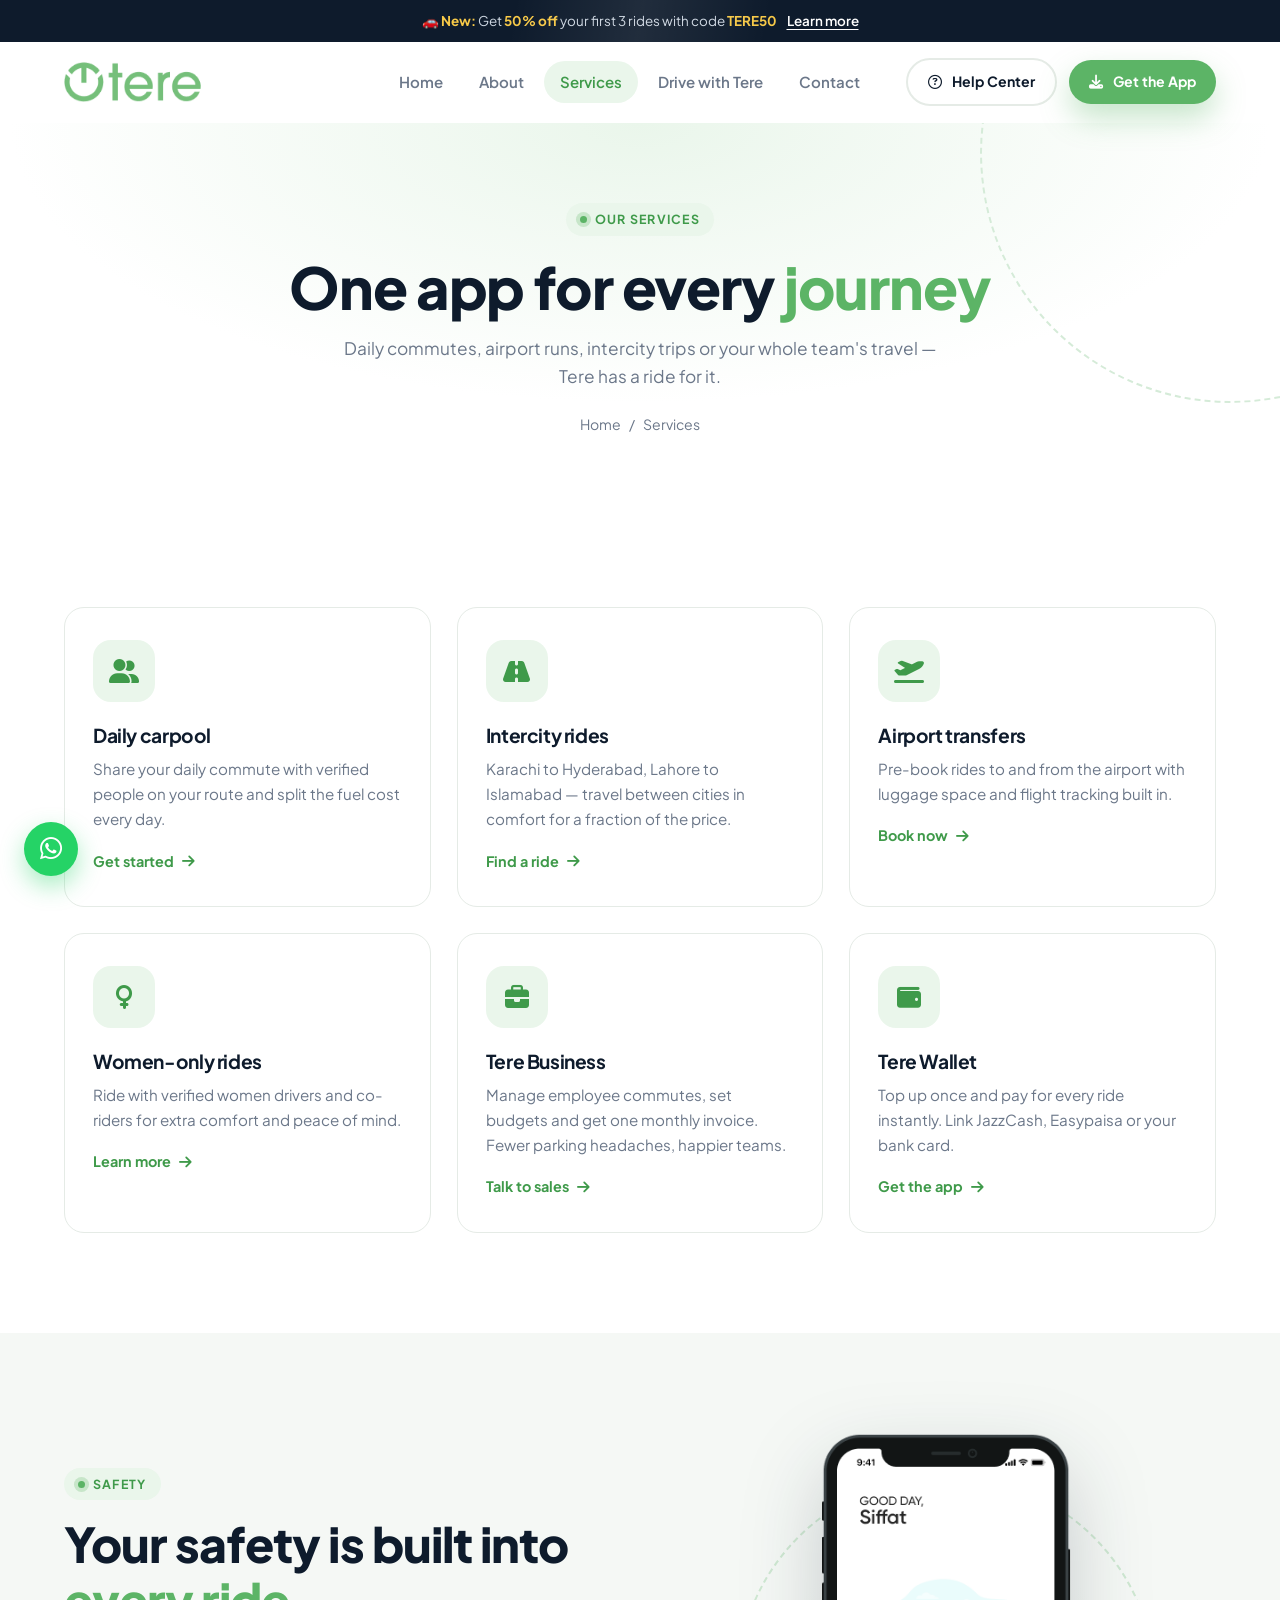
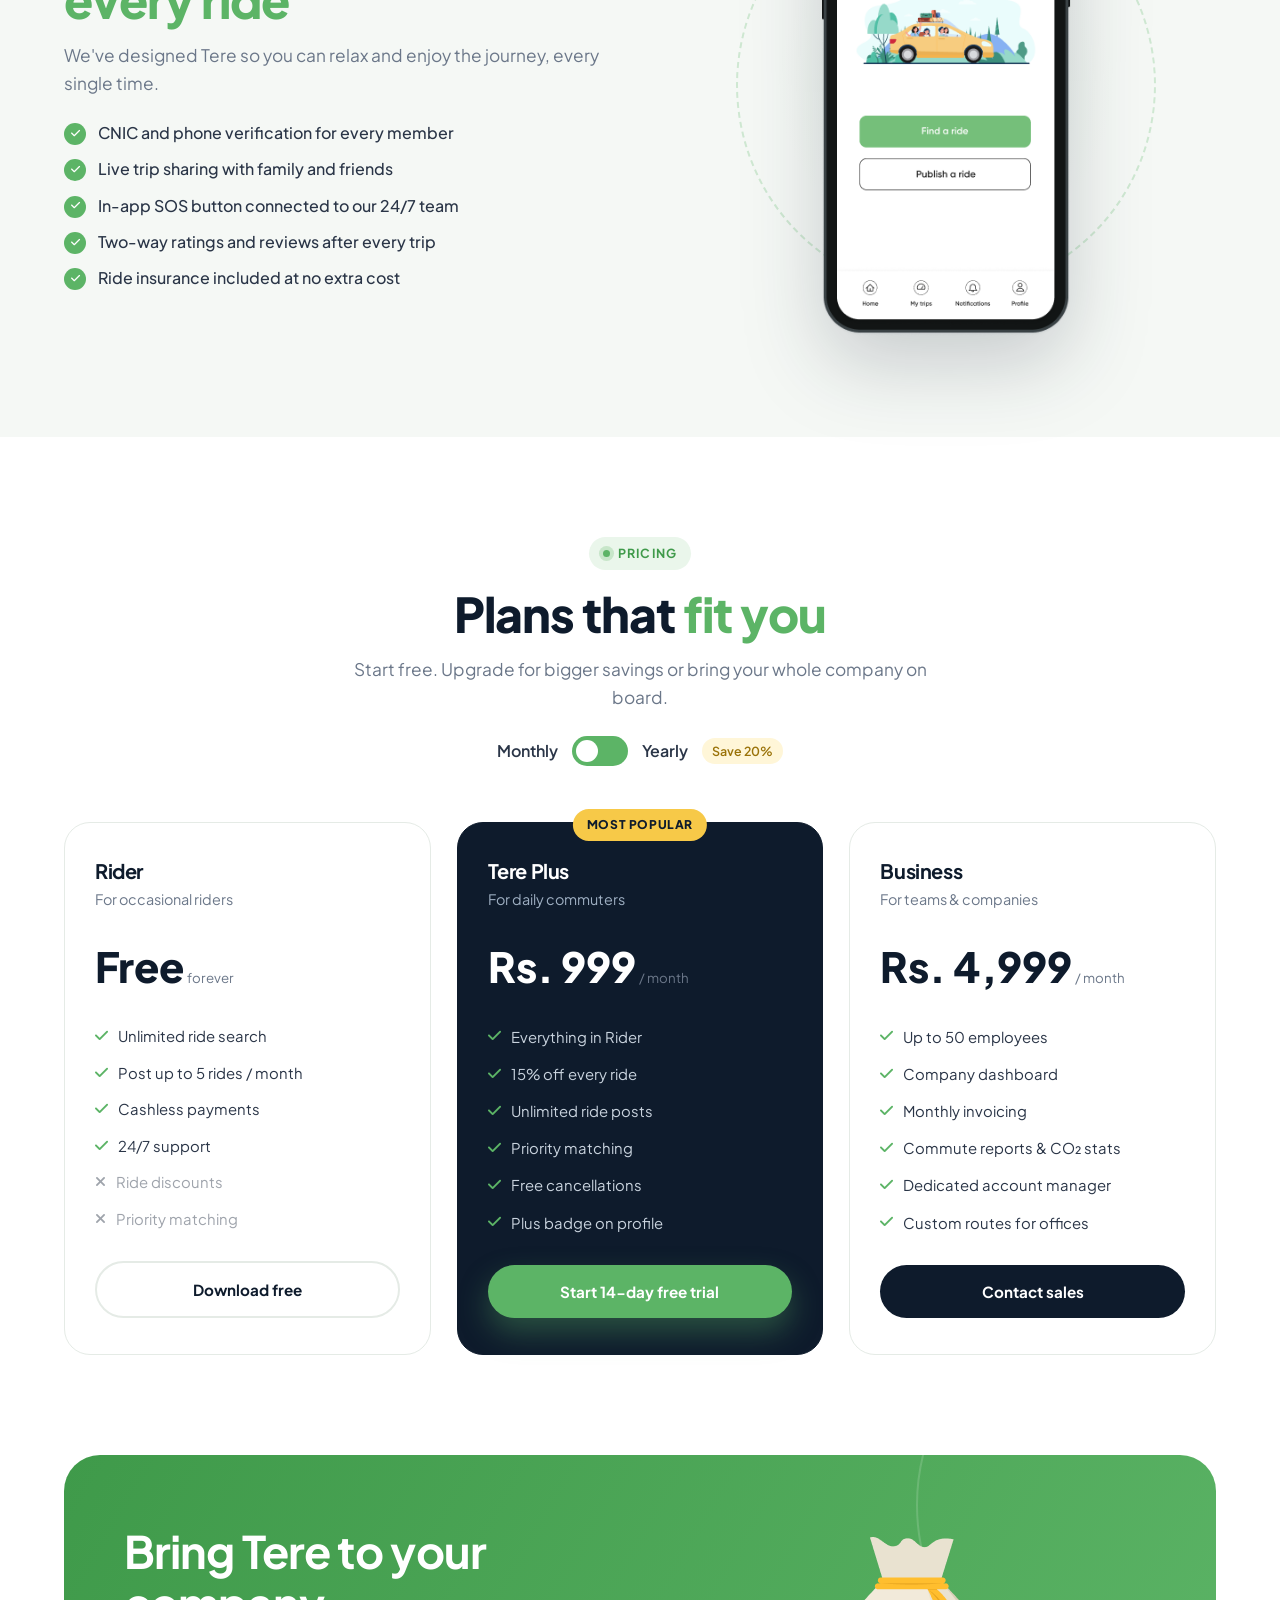
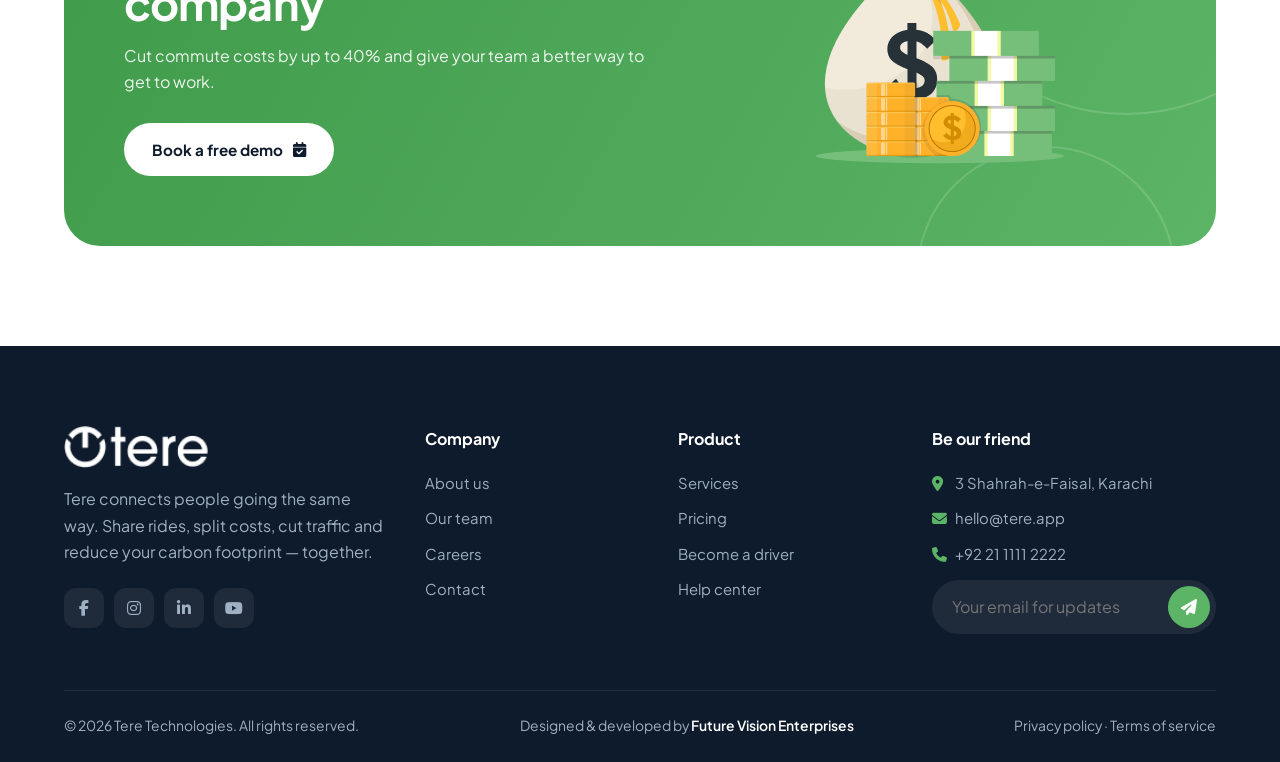
<file: services.html>
<!DOCTYPE html>
<html lang="en">
<head>
  <meta charset="UTF-8">
  <meta name="viewport" content="width=device-width, initial-scale=1.0">
  <title>Services & Pricing — Tere</title>
  <meta name="description" content="Daily carpools, intercity rides, airport transfers, women-only rides and Tere Business. Plans for every rider.">
  <meta name="theme-color" content="#5cb466">
  <meta property="og:title" content="Services & Pricing — Tere">
  <meta property="og:description" content="Daily carpools, intercity rides, airport transfers, women-only rides and Tere Business. Plans for every rider.">
  <meta property="og:image" content="about/map.png">
  <link rel="icon" type="image/png" href="about/circle.png">
  <link rel="stylesheet" href="https://cdnjs.cloudflare.com/ajax/libs/font-awesome/6.5.2/css/all.min.css">
  <link rel="stylesheet" href="css/style.css">
</head>
<body data-page="services">
  <div class="preloader"><div><img src="about/logo.png" alt="Tere"><div class="road"></div></div></div>
  <div id="header"></div>

  <main>
    <section class="page-hero">
      <span class="ring" style="width:500px;height:500px;right:-200px;top:-220px"></span>
      <div class="container">
        <span class="eyebrow reveal">Our services</span>
        <h1 class="reveal d1">One app for every <span class="hl">journey</span></h1>
        <p class="lead reveal d2">Daily commutes, airport runs, intercity trips or your whole team's travel — Tere has a ride for it.</p>
        <div class="crumbs reveal d3"><a href="index.html">Home</a> / <span>Services</span></div>
      </div>
    </section>

    <section class="section">
      <div class="container">
        <div class="cards">
          <div class="card reveal"><div class="icon-box"><i class="fa-solid fa-user-group"></i></div><h3>Daily carpool</h3><p>Share your daily commute with verified people on your route and split the fuel cost every day.</p><a class="more" href="index.html#getlink">Get started <i class="fa-solid fa-arrow-right"></i></a></div>
          <div class="card reveal d1"><div class="icon-box"><i class="fa-solid fa-road"></i></div><h3>Intercity rides</h3><p>Karachi to Hyderabad, Lahore to Islamabad — travel between cities in comfort for a fraction of the price.</p><a class="more" href="index.html#getlink">Find a ride <i class="fa-solid fa-arrow-right"></i></a></div>
          <div class="card reveal d2"><div class="icon-box"><i class="fa-solid fa-plane-departure"></i></div><h3>Airport transfers</h3><p>Pre-book rides to and from the airport with luggage space and flight tracking built in.</p><a class="more" href="index.html#getlink">Book now <i class="fa-solid fa-arrow-right"></i></a></div>
          <div class="card reveal"><div class="icon-box"><i class="fa-solid fa-venus"></i></div><h3>Women-only rides</h3><p>Ride with verified women drivers and co-riders for extra comfort and peace of mind.</p><a class="more" href="index.html#getlink">Learn more <i class="fa-solid fa-arrow-right"></i></a></div>
          <div class="card reveal d1"><div class="icon-box"><i class="fa-solid fa-briefcase"></i></div><h3>Tere Business</h3><p>Manage employee commutes, set budgets and get one monthly invoice. Fewer parking headaches, happier teams.</p><a class="more" href="contact.html?topic=Tere%20Business">Talk to sales <i class="fa-solid fa-arrow-right"></i></a></div>
          <div class="card reveal d2"><div class="icon-box"><i class="fa-solid fa-wallet"></i></div><h3>Tere Wallet</h3><p>Top up once and pay for every ride instantly. Link JazzCash, Easypaisa or your bank card.</p><a class="more" href="index.html#getlink">Get the app <i class="fa-solid fa-arrow-right"></i></a></div>
        </div>
      </div>
    </section>

    <section class="section alt">
      <div class="container split">
        <div class="reveal left">
          <span class="eyebrow">Safety</span>
          <h2 class="title">Your safety is built into <span>every ride</span></h2>
          <p class="lead" style="margin-bottom:22px">We've designed Tere so you can relax and enjoy the journey, every single time.</p>
          <ul class="checks">
            <li><i class="fa-solid fa-check"></i> CNIC and phone verification for every member</li>
            <li><i class="fa-solid fa-check"></i> Live trip sharing with family and friends</li>
            <li><i class="fa-solid fa-check"></i> In-app SOS button connected to our 24/7 team</li>
            <li><i class="fa-solid fa-check"></i> Two-way ratings and reviews after every trip</li>
            <li><i class="fa-solid fa-check"></i> Ride insurance included at no extra cost</li>
          </ul>
        </div>
        <div class="phone-wrap reveal right" style="min-height:460px"><img src="about/phone.png" alt="Tere app"></div>
      </div>
    </section>

    <section class="section" id="pricing">
      <div class="container">
        <div class="section-head center">
          <span class="eyebrow reveal">Pricing</span>
          <h2 class="title reveal d1">Plans that <span>fit you</span></h2>
          <p class="lead reveal d2">Start free. Upgrade for bigger savings or bring your whole company on board.</p>
          <div class="billing reveal d3">Monthly <button class="switch" role="switch" aria-checked="false" aria-label="Yearly billing"></button> Yearly <span class="save">Save 20%</span></div>
        </div>
        <div class="plans">
          <div class="plan reveal">
            <h3>Rider</h3><p class="desc">For occasional riders</p>
            <div class="price"><b data-month="0">Free</b> <small data-per>forever</small></div>
            <ul>
              <li><i class="fa-solid fa-check"></i> Unlimited ride search</li>
              <li><i class="fa-solid fa-check"></i> Post up to 5 rides / month</li>
              <li><i class="fa-solid fa-check"></i> Cashless payments</li>
              <li><i class="fa-solid fa-check"></i> 24/7 support</li>
              <li class="off"><i class="fa-solid fa-xmark"></i> Ride discounts</li>
              <li class="off"><i class="fa-solid fa-xmark"></i> Priority matching</li>
            </ul>
            <a href="index.html#getlink" class="btn btn-ghost btn-block">Download free</a>
          </div>
          <div class="plan featured reveal d1">
            <span class="badge">MOST POPULAR</span>
            <h3>Tere Plus</h3><p class="desc">For daily commuters</p>
            <div class="price"><b data-month="999">Rs. 999</b> <small data-per>/ month</small></div>
            <ul>
              <li><i class="fa-solid fa-check"></i> Everything in Rider</li>
              <li><i class="fa-solid fa-check"></i> 15% off every ride</li>
              <li><i class="fa-solid fa-check"></i> Unlimited ride posts</li>
              <li><i class="fa-solid fa-check"></i> Priority matching</li>
              <li><i class="fa-solid fa-check"></i> Free cancellations</li>
              <li><i class="fa-solid fa-check"></i> Plus badge on profile</li>
            </ul>
            <a href="index.html#getlink" class="btn btn-primary btn-block">Start 14-day free trial</a>
          </div>
          <div class="plan reveal d2">
            <h3>Business</h3><p class="desc">For teams & companies</p>
            <div class="price"><b data-month="4999">Rs. 4,999</b> <small data-per>/ month</small></div>
            <ul>
              <li><i class="fa-solid fa-check"></i> Up to 50 employees</li>
              <li><i class="fa-solid fa-check"></i> Company dashboard</li>
              <li><i class="fa-solid fa-check"></i> Monthly invoicing</li>
              <li><i class="fa-solid fa-check"></i> Commute reports & CO₂ stats</li>
              <li><i class="fa-solid fa-check"></i> Dedicated account manager</li>
              <li><i class="fa-solid fa-check"></i> Custom routes for offices</li>
            </ul>
            <a href="contact.html?topic=Tere%20Business" class="btn btn-dark btn-block">Contact sales</a>
          </div>
        </div>
      </div>
    </section>

    <section class="container">
      <div class="cta reveal zoom">
        <div style="position:relative;z-index:1">
          <h2>Bring Tere to your company</h2>
          <p>Cut commute costs by up to 40% and give your team a better way to get to work.</p>
          <a href="contact.html?topic=Tere%20Business" class="btn btn-white">Book a free demo <i class="fa-solid fa-calendar-check"></i></a>
        </div>
        <div class="cta-img"><img src="about/frame2.png" alt="Save money"></div>
      </div>
    </section>
  </main>

  <div id="footer"></div>
  <script src="js/main.js"></script>
</body>
</html>
</file>
<file: css/style.css>
/* =========================================================
   Tere — Ride sharing made simple
   ========================================================= */
@import url("https://fonts.googleapis.com/css2?family=Plus+Jakarta+Sans:wght@400;500;600;700;800&display=swap");

:root {
  --green: #5cb466;
  --green-dark: #3f9a4a;
  --green-soft: #eaf6eb;
  --yellow: #f7c948;
  --yellow-soft: #fff6d8;
  --ink: #0e1b2c;
  --ink-2: #1c2b40;
  --text: #2a3547;
  --muted: #6b7789;
  --bg: #ffffff;
  --bg-alt: #f5f8f5;
  --border: #e5ebe6;
  --radius: 20px;
  --shadow-sm: 0 4px 14px rgba(14, 27, 44, .06);
  --shadow: 0 18px 40px rgba(14, 27, 44, .10);
  --shadow-green: 0 14px 30px rgba(92, 180, 102, .35);
  --container: 1200px;
  --ease: cubic-bezier(.2, .8, .2, 1);
  --header-h: 80px;
}

*, *::before, *::after { box-sizing: border-box; margin: 0; padding: 0; }
html { scroll-behavior: smooth; scroll-padding-top: 90px; }
body { font-family: "Plus Jakarta Sans", system-ui, -apple-system, "Segoe UI", sans-serif; color: var(--text); background: var(--bg); line-height: 1.65; -webkit-font-smoothing: antialiased; overflow-x: hidden; overflow-x: clip; }
html { overflow-x: clip; }
body.lock { overflow: hidden; }
img { max-width: 100%; display: block; }
a { color: inherit; text-decoration: none; }
button, input, select, textarea { font: inherit; color: inherit; }
button { cursor: pointer; border: none; background: none; }
ul { list-style: none; }
h1, h2, h3, h4 { color: var(--ink); line-height: 1.15; letter-spacing: -.02em; }

.container { width: 100%; max-width: var(--container); margin: 0 auto; padding: 0 24px; }
.section { padding: 100px 0; position: relative; }
.section.alt { background: var(--bg-alt); }
.center { text-align: center; }
.eyebrow { display: inline-flex; align-items: center; gap: 8px; padding: 6px 14px; border-radius: 999px; background: var(--green-soft); color: var(--green-dark); font-weight: 700; font-size: .78rem; letter-spacing: .1em; text-transform: uppercase; }
.eyebrow::before { content: ""; width: 7px; height: 7px; border-radius: 50%; background: var(--green); box-shadow: 0 0 0 4px rgba(92, 180, 102, .25); animation: ping 2s infinite; }
@keyframes ping { 50% { box-shadow: 0 0 0 7px rgba(92, 180, 102, 0); } }
.title { font-size: clamp(1.9rem, 4vw, 3rem); font-weight: 800; margin: 16px 0 14px; }
.title span, .hl { color: var(--green); }
.lead { color: var(--muted); font-size: 1.08rem; max-width: 620px; }
.center .lead { margin: 0 auto; }
.section-head { margin-bottom: 56px; }

/* ---------- Buttons ---------- */
.btn { position: relative; display: inline-flex; align-items: center; justify-content: center; gap: 10px; padding: 14px 28px; border-radius: 999px; font-weight: 700; font-size: .95rem; transition: transform .25s var(--ease), box-shadow .25s, background .25s, color .25s; overflow: hidden; white-space: nowrap; isolation: isolate; }
.btn::after { content: ""; position: absolute; inset: 0; background: linear-gradient(120deg, transparent 30%, rgba(255, 255, 255, .35), transparent 70%); transform: translateX(-120%); transition: transform .7s var(--ease); z-index: -1; }
.btn:hover::after { transform: translateX(120%); }
.btn:hover { transform: translateY(-3px); }
.btn-primary { background: var(--green); color: #fff; box-shadow: var(--shadow-green); }
.btn-primary:hover { background: var(--green-dark); }
.btn-dark { background: var(--ink); color: #fff; }
.btn-dark:hover { box-shadow: var(--shadow); }
.btn-ghost { border: 2px solid var(--border); background: #fff; color: var(--ink); }
.btn-ghost:hover { border-color: var(--green); color: var(--green-dark); }
.btn-white { background: #fff; color: var(--ink); }
.btn-sm { padding: 10px 20px; font-size: .88rem; }
.btn-block { width: 100%; }
.store-btns { display: flex; gap: 14px; flex-wrap: wrap; }
.store-btn { display: inline-flex; align-items: center; gap: 12px; background: var(--ink); color: #fff; padding: 10px 22px 10px 18px; border-radius: 14px; transition: transform .25s var(--ease), box-shadow .25s; }
.store-btn:hover { transform: translateY(-3px); box-shadow: var(--shadow); }
.store-btn i { font-size: 1.7rem; }
.store-btn small { display: block; font-size: .68rem; opacity: .75; line-height: 1.2; }
.store-btn b { display: block; font-size: 1.05rem; line-height: 1.2; }

/* ---------- Preloader ---------- */
.preloader { position: fixed; inset: 0; z-index: 9999; background: #fff; display: grid; place-items: center; transition: opacity .6s, visibility .6s; }
.preloader.done { opacity: 0; visibility: hidden; }
.preloader img { width: 140px; animation: pulse 1.2s ease-in-out infinite; }
.preloader .road { width: 160px; height: 4px; border-radius: 4px; background: var(--border); margin-top: 18px; overflow: hidden; position: relative; }
.preloader .road::after { content: ""; position: absolute; inset: 0; width: 40%; background: var(--green); border-radius: inherit; animation: drive 1s ease-in-out infinite; }
@keyframes pulse { 50% { transform: scale(.94); opacity: .7; } }
@keyframes drive { from { transform: translateX(-100%); } to { transform: translateX(260%); } }

/* ---------- Header ---------- */
.progress-bar { position: fixed; top: 0; left: 0; height: 3px; width: 0; background: linear-gradient(90deg, var(--green), var(--yellow)); z-index: 1001; }
.announce { background: var(--ink); color: #cfd8e3; font-size: .84rem; position: relative; overflow: hidden; }
.announce .container { display: flex; align-items: center; justify-content: center; gap: 10px; height: 42px; }
.announce b { color: var(--yellow); }
.announce a { color: #fff; font-weight: 600; text-decoration: underline; text-underline-offset: 3px; }
.announce .shine { position: absolute; inset: 0; background: linear-gradient(100deg, transparent 40%, rgba(255, 255, 255, .08), transparent 60%); animation: shine 4s linear infinite; pointer-events: none; }
@keyframes shine { from { transform: translateX(-100%); } to { transform: translateX(100%); } }

.header { position: sticky; top: 0; z-index: 1000; transition: background .35s, box-shadow .35s, height .35s; background: rgba(255, 255, 255, .7); backdrop-filter: blur(16px); -webkit-backdrop-filter: blur(16px); border-bottom: 1px solid transparent; }
.header.scrolled { background: rgba(255, 255, 255, .92); box-shadow: 0 8px 30px rgba(14, 27, 44, .08); border-color: var(--border); }
.header .container { height: var(--header-h); display: flex; align-items: center; gap: 30px; transition: height .35s var(--ease); }
.header.scrolled .container { height: 68px; }
.logo img { height: 40px; width: auto; transition: transform .4s var(--ease); }
.logo:hover img { transform: rotate(-4deg) scale(1.05); }
.nav { position: relative; display: flex; gap: 4px; margin-left: auto; }
.nav a { position: relative; z-index: 1; padding: 9px 16px; font-weight: 600; font-size: .94rem; color: var(--muted); border-radius: 999px; transition: color .3s; }
.nav a:hover, .nav a.active { color: var(--ink); }
.nav a.active { color: var(--green-dark); }
.nav .indicator { position: absolute; top: 0; height: 100%; border-radius: 999px; background: var(--green-soft); transition: left .45s var(--ease), width .45s var(--ease), opacity .3s; opacity: 0; z-index: 0; }
.header-cta { display: flex; align-items: center; gap: 12px; }
.burger { display: none; width: 46px; height: 46px; border-radius: 14px; background: var(--green-soft); position: relative; margin-left: auto; }
.burger span { position: absolute; left: 13px; right: 13px; height: 2px; border-radius: 2px; background: var(--ink); transition: transform .35s var(--ease), opacity .25s, top .35s var(--ease); }
.burger span:nth-child(1) { top: 16px; }
.burger span:nth-child(2) { top: 22px; }
.burger span:nth-child(3) { top: 28px; }
.burger.open span:nth-child(1) { top: 22px; transform: rotate(45deg); }
.burger.open span:nth-child(2) { opacity: 0; transform: translateX(-10px); }
.burger.open span:nth-child(3) { top: 22px; transform: rotate(-45deg); }

/* Entry animation for header items */
.header .logo, .nav a, .header-cta > * { animation: dropIn .7s var(--ease) both; }
.nav a:nth-child(2) { animation-delay: .08s; } .nav a:nth-child(3) { animation-delay: .16s; } .nav a:nth-child(4) { animation-delay: .24s; } .nav a:nth-child(5) { animation-delay: .32s; } .nav a:nth-child(6) { animation-delay: .4s; }
.header-cta > * { animation-delay: .45s; }
@keyframes dropIn { from { opacity: 0; transform: translateY(-16px); } to { opacity: 1; transform: none; } }

/* Mobile menu */
.mobile-menu { position: fixed; inset: 0; z-index: 999; background: rgba(255, 255, 255, .98); backdrop-filter: blur(10px); display: flex; flex-direction: column; justify-content: center; padding: 100px 32px 40px; clip-path: circle(0 at calc(100% - 46px) 40px); transition: clip-path .7s var(--ease); }
.mobile-menu.open { clip-path: circle(150% at calc(100% - 46px) 40px); }
.mobile-menu a.mm-link { font-size: 2rem; font-weight: 800; color: var(--ink); padding: 8px 0; opacity: 0; transform: translateY(20px); transition: opacity .4s, transform .4s var(--ease), color .2s; display: flex; align-items: center; justify-content: space-between; }
.mobile-menu a.mm-link i { font-size: 1.1rem; color: var(--green); }
.mobile-menu a.mm-link.active, .mobile-menu a.mm-link:hover { color: var(--green); }
.mobile-menu.open a.mm-link { opacity: 1; transform: none; }
.mobile-menu.open a.mm-link:nth-child(2) { transition-delay: .25s; } .mobile-menu.open a.mm-link:nth-child(3) { transition-delay: .3s; } .mobile-menu.open a.mm-link:nth-child(4) { transition-delay: .35s; } .mobile-menu.open a.mm-link:nth-child(5) { transition-delay: .4s; } .mobile-menu.open a.mm-link:nth-child(1) { transition-delay: .2s; }
.mobile-menu .mm-foot { margin-top: 40px; display: grid; gap: 12px; }

/* ---------- Hero ---------- */
.hero { position: relative; padding: 70px 0 110px; overflow: hidden; background: radial-gradient(1200px 600px at 85% 10%, var(--green-soft), transparent 60%), radial-gradient(800px 400px at 0% 100%, var(--yellow-soft), transparent 60%); }
.hero .container { display: grid; grid-template-columns: 1.05fr 1fr; gap: 50px; align-items: center; }
.hero h1 { font-size: clamp(2.3rem, 4.6vw, 3.8rem); font-weight: 800; margin: 20px 0; }
.hero h1 .rotator { display: inline-block; color: var(--green); position: relative; min-width: 4ch; }
.hero h1 .rotator::after { content: ""; position: absolute; left: 0; right: 0; bottom: 4px; height: 12px; background: var(--yellow); opacity: .45; z-index: -1; border-radius: 4px; }
.hero h1 .caret { display: inline-block; width: 3px; height: .9em; background: var(--green); margin-left: 4px; vertical-align: -.08em; animation: blink 1s steps(1) infinite; }
@keyframes blink { 50% { opacity: 0; } }
.hero p.lead { margin-bottom: 32px; }
.hero-actions { display: flex; gap: 14px; flex-wrap: wrap; align-items: center; }
.hero-trust { display: flex; align-items: center; gap: 16px; margin-top: 36px; }
.avatars { display: flex; }
.avatars span { width: 42px; height: 42px; border-radius: 50%; border: 3px solid #fff; margin-left: -12px; display: grid; place-items: center; color: #fff; font-weight: 700; font-size: .8rem; }
.avatars span:first-child { margin-left: 0; }
.hero-trust .stars { color: var(--yellow); font-size: .85rem; }
.hero-trust small { color: var(--muted); }
.hero-visual { position: relative; }
.hero-visual .blob { position: absolute; inset: 6% 4%; background: linear-gradient(135deg, #d8f0db, #fff3c6); border-radius: 42% 58% 63% 37% / 41% 44% 56% 59%; animation: morph 12s ease-in-out infinite; }
@keyframes morph { 0%, 100% { border-radius: 42% 58% 63% 37% / 41% 44% 56% 59%; } 33% { border-radius: 63% 37% 40% 60% / 55% 36% 64% 45%; } 66% { border-radius: 38% 62% 52% 48% / 37% 60% 40% 63%; } }
.hero-visual > img { position: relative; width: 100%; max-width: 540px; margin: 0 auto; animation: floaty 6s ease-in-out infinite; }
@keyframes floaty { 50% { transform: translateY(-14px); } }
.float-card { position: absolute; background: #fff; border-radius: 16px; padding: 12px 16px; box-shadow: var(--shadow); display: flex; align-items: center; gap: 12px; font-size: .85rem; z-index: 2; animation: floaty 5s ease-in-out infinite; }
.float-card i { width: 38px; height: 38px; border-radius: 12px; display: grid; place-items: center; font-size: 1rem; }
.float-card b { display: block; color: var(--ink); }
.float-card small { color: var(--muted); }
.fc-1 { top: 8%; left: -4%; animation-delay: -1s; }
.fc-2 { bottom: 14%; right: -2%; animation-delay: -3s; }
.fc-3 { bottom: -2%; left: 8%; animation-delay: -2s; }

/* Get link bar */
.getlink { position: relative; z-index: 3; margin-top: -60px; }
.getlink .box { background: var(--ink); color: #fff; border-radius: 28px; padding: 34px 40px; display: grid; grid-template-columns: 1fr 1.4fr; gap: 30px; align-items: center; box-shadow: 0 30px 60px rgba(14, 27, 44, .25); position: relative; overflow: hidden; }
.getlink .box::before { content: ""; position: absolute; width: 300px; height: 300px; right: -80px; top: -150px; background: radial-gradient(circle, rgba(92, 180, 102, .45), transparent 70%); }
.getlink h3 { color: #fff; font-size: 1.45rem; }
.getlink p { color: #9fb0c3; font-size: .92rem; }
.getlink form { display: flex; gap: 10px; background: rgba(255, 255, 255, .08); padding: 8px; border-radius: 999px; border: 1px solid rgba(255, 255, 255, .12); position: relative; }
.getlink .prefix { display: flex; align-items: center; gap: 6px; padding-left: 16px; color: #cfd8e3; font-weight: 600; }
.getlink input { flex: 1; background: transparent; border: none; outline: none; color: #fff; padding: 0 8px; min-width: 0; }
.getlink input::placeholder { color: #8293a8; }

/* ---------- Logos marquee ---------- */
.marquee { overflow: hidden; padding: 50px 0 10px; mask-image: linear-gradient(90deg, transparent, #000 15%, #000 85%, transparent); }
.marquee-track { display: flex; gap: 70px; width: max-content; animation: marquee 30s linear infinite; }
.marquee-track span { font-weight: 800; font-size: 1.35rem; color: #b5bfcb; display: flex; align-items: center; gap: 10px; white-space: nowrap; }
@keyframes marquee { to { transform: translateX(-50%); } }

/* ---------- Stats ---------- */
.stats { display: grid; grid-template-columns: repeat(4, 1fr); gap: 20px; }
.stat { text-align: center; padding: 30px 16px; border-radius: var(--radius); background: #fff; border: 1px solid var(--border); transition: transform .3s var(--ease), box-shadow .3s; }
.stat:hover { transform: translateY(-6px); box-shadow: var(--shadow); }
.stat b { display: block; font-size: clamp(2rem, 4vw, 2.8rem); font-weight: 800; color: var(--ink); line-height: 1.1; }
.stat b em { font-style: normal; color: var(--green); }
.stat span { color: var(--muted); font-size: .92rem; }

/* ---------- How it works ---------- */
.steps { display: grid; grid-template-columns: repeat(3, 1fr); gap: 26px; counter-reset: step; }
.step { position: relative; background: #fff; border: 1px solid var(--border); border-radius: var(--radius); padding: 34px 28px; transition: transform .35s var(--ease), box-shadow .35s, border-color .35s; }
.step:hover { transform: translateY(-8px); box-shadow: var(--shadow); border-color: transparent; }
.step .num { position: absolute; top: 22px; right: 26px; font-size: 3rem; font-weight: 800; color: var(--green-soft); line-height: 1; }
.icon-box { width: 62px; height: 62px; border-radius: 18px; display: grid; place-items: center; font-size: 1.5rem; background: var(--green-soft); color: var(--green-dark); margin-bottom: 22px; transition: transform .4s var(--ease), background .3s, color .3s; }
.step:hover .icon-box, .card:hover .icon-box { transform: rotate(-8deg) scale(1.08); background: var(--green); color: #fff; }
.step h3 { font-size: 1.2rem; margin-bottom: 10px; }
.step p { color: var(--muted); font-size: .95rem; }

.features-phone { display: grid; grid-template-columns: 1fr auto 1fr; gap: 50px; align-items: center; margin-top: 90px; }
.features-phone .col { display: grid; gap: 40px; }
.feat { display: flex; gap: 18px; align-items: flex-start; }
.features-phone .col:first-child .feat { flex-direction: row-reverse; text-align: right; }
.feat .icon-box { flex-shrink: 0; margin: 0; }
.feat h4 { font-size: 1.1rem; margin-bottom: 6px; }
.feat p { color: var(--muted); font-size: .93rem; }
.phone-wrap { position: relative; display: grid; place-items: center; }
.phone-wrap::before { content: ""; position: absolute; width: 340px; height: 340px; border-radius: 50%; background: radial-gradient(circle, var(--green-soft) 0, transparent 70%); }
.phone-wrap::after { content: ""; position: absolute; width: 420px; height: 420px; border-radius: 50%; border: 2px dashed #cfe8d2; animation: spin 40s linear infinite; }
@keyframes spin { to { transform: rotate(360deg); } }
.phone-wrap img { position: relative; z-index: 1; width: 250px; filter: drop-shadow(0 30px 40px rgba(14, 27, 44, .2)); }

/* ---------- Benefits ---------- */
.benefit { display: grid; grid-template-columns: 1fr 1fr; gap: 70px; align-items: center; margin-bottom: 90px; }
.benefit:last-child { margin-bottom: 0; }
.benefit.rev .b-img { order: 2; }
.b-img { position: relative; background: linear-gradient(135deg, var(--green-soft), #fff); border-radius: 32px; padding: 50px; display: grid; place-items: center; min-height: 360px; }
.b-img img { max-height: 280px; transition: transform .5s var(--ease); }
.benefit:hover .b-img img { transform: scale(1.05) rotate(-1deg); }
.b-img .tagpill { position: absolute; top: 24px; left: 24px; background: #fff; padding: 8px 14px; border-radius: 999px; font-weight: 700; font-size: .82rem; box-shadow: var(--shadow-sm); }
.b-text .bnum { font-size: 4.5rem; font-weight: 800; line-height: 1; background: linear-gradient(135deg, var(--green), #a7dcae); -webkit-background-clip: text; background-clip: text; color: transparent; }
.b-text h3 { font-size: clamp(1.6rem, 3vw, 2.2rem); margin: 10px 0 14px; text-transform: capitalize; }
.b-text p { color: var(--muted); margin-bottom: 20px; }
.checks li { display: flex; gap: 12px; align-items: flex-start; margin-bottom: 10px; font-weight: 500; }
.checks i { color: #fff; background: var(--green); width: 22px; height: 22px; border-radius: 50%; display: grid; place-items: center; font-size: .65rem; margin-top: 3px; flex-shrink: 0; }

/* ---------- Cards (services, values, team) ---------- */
.cards { display: grid; grid-template-columns: repeat(3, 1fr); gap: 26px; }
.card { background: #fff; border: 1px solid var(--border); border-radius: var(--radius); padding: 32px 28px; transition: transform .35s var(--ease), box-shadow .35s; position: relative; overflow: hidden; }
.card:hover { transform: translateY(-8px); box-shadow: var(--shadow); }
.card::before { content: ""; position: absolute; left: 0; top: 0; height: 4px; width: 0; background: linear-gradient(90deg, var(--green), var(--yellow)); transition: width .5s var(--ease); }
.card:hover::before { width: 100%; }
.card h3 { font-size: 1.2rem; margin-bottom: 10px; }
.card p { color: var(--muted); font-size: .95rem; }
.card .more { display: inline-flex; align-items: center; gap: 8px; margin-top: 18px; font-weight: 700; color: var(--green-dark); font-size: .9rem; }
.card .more i { transition: transform .3s; }
.card:hover .more i { transform: translateX(5px); }

/* ---------- Testimonials ---------- */
.testi-wrap { position: relative; overflow: hidden; }
.testi-track { display: flex; transition: transform .6s var(--ease); }
.testi { flex: 0 0 calc(100% / 3); padding: 0 13px; }
.testi .inner { height: 100%; background: #fff; border: 1px solid var(--border); border-radius: var(--radius); padding: 30px; display: flex; flex-direction: column; gap: 16px; }
.testi .stars { color: var(--yellow); }
.testi p { color: var(--text); flex: 1; }
.testi .who { display: flex; align-items: center; gap: 12px; }
.testi .who span.av { width: 46px; height: 46px; border-radius: 50%; display: grid; place-items: center; color: #fff; font-weight: 700; }
.testi .who small { color: var(--muted); display: block; }
.testi-nav { display: flex; justify-content: center; gap: 12px; margin-top: 36px; align-items: center; }
.round-btn { width: 48px; height: 48px; border-radius: 50%; border: 2px solid var(--border); display: grid; place-items: center; background: #fff; transition: .25s; }
.round-btn:hover { background: var(--green); border-color: var(--green); color: #fff; }
.dots { display: flex; gap: 8px; }
.dots button { width: 9px; height: 9px; border-radius: 999px; background: #cdd5dd; transition: .3s; }
.dots button.active { width: 28px; background: var(--green); }

/* ---------- Pricing ---------- */
.billing { display: inline-flex; align-items: center; gap: 14px; margin-top: 24px; font-weight: 600; }
.switch { position: relative; width: 56px; height: 30px; border-radius: 999px; background: var(--green); }
.switch::after { content: ""; position: absolute; top: 4px; left: 4px; width: 22px; height: 22px; border-radius: 50%; background: #fff; transition: transform .3s var(--ease); }
.switch.on::after { transform: translateX(26px); }
.save { background: var(--yellow-soft); color: #9a7208; padding: 3px 10px; border-radius: 999px; font-size: .78rem; }
.plans { display: grid; grid-template-columns: repeat(3, 1fr); gap: 26px; align-items: stretch; }
.plan { background: #fff; border: 1px solid var(--border); border-radius: 26px; padding: 36px 30px; display: flex; flex-direction: column; transition: transform .35s var(--ease), box-shadow .35s; position: relative; }
.plan:hover { transform: translateY(-8px); box-shadow: var(--shadow); }
.plan.featured { background: var(--ink); color: #c9d3de; border-color: var(--ink); transform: scale(1.03); }
.plan.featured:hover { transform: scale(1.03) translateY(-8px); }
.plan.featured h3, .plan.featured .price b { color: #fff; }
.plan .badge { position: absolute; top: -14px; left: 50%; transform: translateX(-50%); background: var(--yellow); color: var(--ink); font-weight: 800; font-size: .75rem; padding: 6px 14px; border-radius: 999px; letter-spacing: .05em; }
.plan h3 { font-size: 1.25rem; }
.plan .desc { font-size: .9rem; color: var(--muted); margin: 6px 0 20px; }
.plan.featured .desc { color: #9fb0c3; }
.price { margin-bottom: 24px; }
.price b { font-size: 2.6rem; font-weight: 800; color: var(--ink); }
.price small { color: var(--muted); }
.plan ul { display: grid; gap: 12px; margin-bottom: 30px; flex: 1; }
.plan li { display: flex; gap: 10px; align-items: center; font-size: .93rem; }
.plan li i { color: var(--green); }
.plan li.off { opacity: .45; }
.plan li.off i { color: inherit; }

/* ---------- FAQ ---------- */
.faq { max-width: 820px; margin: 0 auto; display: grid; gap: 14px; }
.faq-item { background: #fff; border: 1px solid var(--border); border-radius: 18px; overflow: hidden; transition: box-shadow .3s, border-color .3s; }
.faq-item.open { box-shadow: var(--shadow-sm); border-color: #cfe8d2; }
.faq-q { width: 100%; text-align: left; padding: 22px 26px; font-weight: 700; color: var(--ink); display: flex; justify-content: space-between; gap: 16px; align-items: center; font-size: 1.02rem; }
.faq-q i { width: 32px; height: 32px; border-radius: 50%; background: var(--green-soft); color: var(--green-dark); display: grid; place-items: center; flex-shrink: 0; transition: transform .35s var(--ease), background .3s, color .3s; }
.faq-item.open .faq-q i { transform: rotate(45deg); background: var(--green); color: #fff; }
.faq-a { max-height: 0; overflow: hidden; transition: max-height .45s var(--ease); }
.faq-a p { padding: 0 26px 22px; color: var(--muted); }

/* ---------- CTA ---------- */
.cta { background: linear-gradient(120deg, var(--green-dark), var(--green)); border-radius: 36px; padding: 70px 60px; color: #fff; display: grid; grid-template-columns: 1.3fr 1fr; gap: 40px; align-items: center; position: relative; overflow: hidden; }
.cta::before, .cta::after { content: ""; position: absolute; border-radius: 50%; border: 2px solid rgba(255, 255, 255, .15); }
.cta::before { width: 420px; height: 420px; right: -120px; top: -160px; }
.cta::after { width: 260px; height: 260px; right: 40px; bottom: -160px; }
.cta h2 { color: #fff; font-size: clamp(1.8rem, 4vw, 2.8rem); }
.cta p { opacity: .9; margin: 14px 0 28px; max-width: 520px; }
.cta .store-btn { background: #fff; color: var(--ink); }
.cta-img { position: relative; z-index: 1; }
.cta-img img { max-height: 300px; margin: 0 auto; animation: floaty 6s ease-in-out infinite; }

/* ---------- Page hero (inner pages) ---------- */
.page-hero { padding: 80px 0 70px; text-align: center; background: radial-gradient(900px 400px at 50% 0%, var(--green-soft), transparent 70%); position: relative; overflow: hidden; }
.page-hero h1 { font-size: clamp(2.2rem, 5vw, 3.6rem); font-weight: 800; margin: 18px 0 14px; }
.page-hero .lead { margin: 0 auto; }
.crumbs { display: inline-flex; gap: 8px; font-size: .88rem; color: var(--muted); margin-top: 22px; }
.crumbs a:hover { color: var(--green-dark); }
.page-hero .ring { position: absolute; border-radius: 50%; border: 2px dashed #d5ebd8; animation: spin 50s linear infinite; }

/* ---------- About ---------- */
.split { display: grid; grid-template-columns: 1fr 1fr; gap: 70px; align-items: center; }
.timeline { position: relative; max-width: 860px; margin: 0 auto; }
.timeline::before { content: ""; position: absolute; left: 50%; top: 0; bottom: 0; width: 2px; background: linear-gradient(var(--green), var(--yellow)); transform: translateX(-50%); }
.tl { width: 50%; padding: 0 44px 44px; position: relative; }
.tl:nth-child(odd) { text-align: right; }
.tl:nth-child(even) { margin-left: 50%; }
.tl::before { content: ""; position: absolute; top: 6px; width: 18px; height: 18px; border-radius: 50%; background: #fff; border: 4px solid var(--green); }
.tl:nth-child(odd)::before { right: -9px; }
.tl:nth-child(even)::before { left: -9px; }
.tl .yr { font-weight: 800; color: var(--green-dark); }
.tl h4 { font-size: 1.15rem; margin: 4px 0 6px; }
.tl p { color: var(--muted); font-size: .93rem; }
.team { display: grid; grid-template-columns: repeat(4, 1fr); gap: 24px; }
.member { text-align: center; }
.member .ph { aspect-ratio: 1; border-radius: 24px; display: grid; place-items: center; font-size: 2.6rem; font-weight: 800; color: #fff; margin-bottom: 16px; position: relative; overflow: hidden; transition: transform .35s var(--ease); }
.member:hover .ph { transform: translateY(-6px); }
.member .ph .soc { position: absolute; bottom: 12px; left: 50%; transform: translate(-50%, 20px); opacity: 0; display: flex; gap: 8px; transition: .35s var(--ease); }
.member:hover .ph .soc { opacity: 1; transform: translate(-50%, 0); }
.member .soc a { width: 34px; height: 34px; border-radius: 50%; background: #fff; color: var(--ink); display: grid; place-items: center; font-size: .85rem; }
.member h4 { font-size: 1.05rem; }
.member small { color: var(--muted); }

/* ---------- Forms ---------- */
.form-grid { display: grid; grid-template-columns: 1fr 1fr; gap: 18px; }
.form-grid .full { grid-column: 1 / -1; }
.field label { display: block; font-weight: 600; font-size: .88rem; margin-bottom: 7px; color: var(--ink); }
.field input, .field select, .field textarea { width: 100%; padding: 14px 16px; border-radius: 14px; border: 1.5px solid var(--border); background: #fff; outline: none; transition: border-color .2s, box-shadow .2s; font-size: .95rem; }
.field textarea { min-height: 130px; resize: vertical; }
.field input:focus, .field select:focus, .field textarea:focus { border-color: var(--green); box-shadow: 0 0 0 4px var(--green-soft); }
.field.invalid input, .field.invalid select, .field.invalid textarea { border-color: #e5484d; }
.field .err { display: none; font-size: .8rem; color: #e5484d; margin-top: 5px; }
.field.invalid .err { display: block; }
.panel { background: #fff; border: 1px solid var(--border); border-radius: 26px; padding: 38px; box-shadow: var(--shadow-sm); }
.contact-grid { display: grid; grid-template-columns: 1fr 1.4fr; gap: 30px; align-items: start; }
.info-card { display: flex; gap: 16px; align-items: center; padding: 22px; border-radius: 20px; background: #fff; border: 1px solid var(--border); margin-bottom: 16px; transition: transform .3s var(--ease), box-shadow .3s; }
.info-card:hover { transform: translateX(6px); box-shadow: var(--shadow-sm); }
.info-card .icon-box { margin: 0; width: 54px; height: 54px; flex-shrink: 0; }
.info-card small { color: var(--muted); display: block; }
.info-card b { color: var(--ink); }
.map-card { border-radius: 20px; overflow: hidden; background: var(--bg-alt); padding: 20px; }
.chips { display: flex; flex-wrap: wrap; gap: 10px; }
.chip-opt input { display: none; }
.chip-opt span { display: inline-block; padding: 9px 16px; border-radius: 999px; border: 1.5px solid var(--border); font-weight: 600; font-size: .88rem; cursor: pointer; transition: .2s; }
.chip-opt input:checked + span { background: var(--green); color: #fff; border-color: var(--green); }

/* Driver application stepper */
.stepper { display: flex; justify-content: space-between; margin-bottom: 34px; position: relative; }
.stepper::before { content: ""; position: absolute; top: 19px; left: 30px; right: 30px; height: 3px; background: var(--border); }
.stepper .bar { position: absolute; top: 19px; left: 30px; height: 3px; background: var(--green); transition: width .5s var(--ease); }
.stepper .st { position: relative; z-index: 1; text-align: center; font-size: .8rem; font-weight: 600; color: var(--muted); width: 80px; }
.stepper .st span { width: 40px; height: 40px; border-radius: 50%; background: #fff; border: 3px solid var(--border); display: grid; place-items: center; margin: 0 auto 8px; font-weight: 800; transition: .3s; }
.stepper .st.on { color: var(--ink); }
.stepper .st.on span { background: var(--green); border-color: var(--green); color: #fff; }
.fstep { display: none; animation: fadeUp .45s var(--ease); }
.fstep.active { display: block; }
@keyframes fadeUp { from { opacity: 0; transform: translateY(14px); } to { opacity: 1; transform: none; } }
.form-nav { display: flex; justify-content: space-between; gap: 12px; margin-top: 28px; }

/* Earnings calculator */
.calc { background: var(--ink); color: #c9d3de; border-radius: 30px; padding: 40px; }
.calc h3 { color: #fff; margin-bottom: 26px; }
.range { margin-bottom: 26px; }
.range .rl { display: flex; justify-content: space-between; margin-bottom: 10px; font-weight: 600; }
.range .rl b { color: #fff; }
.range input { width: 100%; accent-color: var(--green); }
.calc .result { border-top: 1px solid rgba(255, 255, 255, .1); padding-top: 24px; display: flex; justify-content: space-between; align-items: end; gap: 16px; flex-wrap: wrap; }
.calc .result b { display: block; color: var(--yellow); font-size: 2.6rem; font-weight: 800; line-height: 1; }

/* Success state */
.success { text-align: center; padding: 30px 10px; }
.success .tick { width: 90px; height: 90px; border-radius: 50%; background: var(--green-soft); color: var(--green); display: grid; place-items: center; margin: 0 auto 20px; font-size: 2.4rem; animation: pop .5s var(--ease); }
@keyframes pop { 0% { transform: scale(0); } 80% { transform: scale(1.12); } 100% { transform: scale(1); } }

/* ---------- Footer ---------- */
.footer { background: var(--ink); color: #9fb0c3; padding: 80px 0 0; margin-top: 100px; }
.footer-grid { display: grid; grid-template-columns: 1.5fr 1fr 1fr 1.3fr; gap: 40px; }
.footer .flogo { height: 42px; width: auto; filter: brightness(0) invert(1); margin-bottom: 18px; }
.footer h5 { color: #fff; font-size: 1rem; margin-bottom: 18px; }
.footer li { margin-bottom: 11px; font-size: .93rem; }
.footer li a { transition: color .2s, padding .2s; }
.footer li a:hover { color: var(--green); padding-left: 4px; }
.footer li i { color: var(--green); width: 20px; }
.socials { display: flex; gap: 10px; margin-top: 22px; }
.socials a { width: 40px; height: 40px; border-radius: 12px; background: rgba(255, 255, 255, .07); display: grid; place-items: center; transition: .25s; }
.socials a:hover { background: var(--green); color: #fff; transform: translateY(-3px); }
.news { display: flex; background: rgba(255, 255, 255, .07); border-radius: 999px; padding: 6px; margin-top: 14px; }
.news input { flex: 1; background: transparent; border: none; outline: none; color: #fff; padding: 0 14px; min-width: 0; }
.news button { width: 42px; height: 42px; border-radius: 50%; background: var(--green); color: #fff; flex-shrink: 0; }
.footer-bottom { border-top: 1px solid rgba(255, 255, 255, .08); margin-top: 56px; padding: 24px 0; display: flex; justify-content: space-between; gap: 16px; flex-wrap: wrap; font-size: .87rem; }
.footer-bottom a:hover { color: #fff; }
.footer-bottom .credit a { color: #fff; font-weight: 600; }

/* ---------- Misc ---------- */
.toast-wrap { position: fixed; bottom: 24px; right: 24px; z-index: 2000; display: grid; gap: 10px; }
.toast { background: var(--ink); color: #fff; padding: 15px 20px; border-radius: 14px; box-shadow: var(--shadow); display: flex; gap: 12px; align-items: center; animation: toastIn .4s var(--ease); max-width: 360px; font-size: .92rem; }
.toast i { color: var(--green); font-size: 1.1rem; }
.toast.error i { color: #ff6b6b; }
.toast.hide { opacity: 0; transform: translateX(30px); transition: .3s; }
@keyframes toastIn { from { opacity: 0; transform: translateX(30px); } }
.to-top { position: fixed; right: 24px; bottom: 24px; width: 50px; height: 50px; border-radius: 50%; background: var(--green); color: #fff; z-index: 900; box-shadow: var(--shadow-green); opacity: 0; transform: translateY(20px); pointer-events: none; transition: .35s var(--ease); }
.to-top.show { opacity: 1; transform: none; pointer-events: auto; }
.wa-btn { position: fixed; left: 24px; bottom: 24px; width: 54px; height: 54px; border-radius: 50%; background: #25d366; color: #fff; display: grid; place-items: center; font-size: 1.6rem; z-index: 900; box-shadow: 0 10px 24px rgba(37, 211, 102, .4); animation: wa 2.4s infinite; }
@keyframes wa { 0%, 100% { box-shadow: 0 0 0 0 rgba(37, 211, 102, .5); } 70% { box-shadow: 0 0 0 16px rgba(37, 211, 102, 0); } }

.reveal { opacity: 0; transform: translateY(40px); transition: opacity .8s var(--ease), transform .8s var(--ease); }
.reveal.left { transform: translateX(-50px); }
.reveal.right { transform: translateX(50px); }
.reveal.zoom { transform: scale(.9); }
.reveal.in { opacity: 1; transform: none; }
.d1 { transition-delay: .1s; } .d2 { transition-delay: .2s; } .d3 { transition-delay: .3s; } .d4 { transition-delay: .4s; }

@media (prefers-reduced-motion: reduce) {
  *, *::before, *::after { animation: none !important; transition: none !important; }
  .reveal { opacity: 1; transform: none; }
}

/* ---------- Responsive ---------- */
@media (max-width: 1080px) {
  .nav, .header-cta .hide-md { display: none; }
  .burger { display: block; }
  .header-cta { margin-left: auto; }
  .burger { margin-left: 0; }
  .features-phone { grid-template-columns: 1fr 1fr; }
  .features-phone .phone-wrap { grid-column: 1 / -1; order: -1; margin-bottom: 20px; }
  .features-phone .col:first-child .feat { flex-direction: row; text-align: left; }
  .team { grid-template-columns: repeat(2, 1fr); }
  .footer-grid { grid-template-columns: 1fr 1fr; }
}
@media (max-width: 900px) {
  .section { padding: 76px 0; }
  .hero { padding: 40px 0 100px; }
  .hero .container, .split, .benefit, .contact-grid, .cta { grid-template-columns: 1fr; }
  .hero { text-align: center; }
  .hero .lead { margin-left: auto; margin-right: auto; }
  .hero-actions, .hero-trust, .hero .store-btns { justify-content: center; }
  .hero-visual { max-width: 480px; margin: 0 auto; }
  .getlink .box { grid-template-columns: 1fr; text-align: center; padding: 30px 24px; }
  .stats { grid-template-columns: repeat(2, 1fr); }
  .steps, .cards, .plans { grid-template-columns: 1fr; max-width: 520px; margin: 0 auto; }
  .plan.featured { transform: none; }
  .plan.featured:hover { transform: translateY(-8px); }
  .benefit { gap: 36px; margin-bottom: 70px; }
  .benefit.rev .b-img { order: 0; }
  .testi { flex-basis: 100%; }
  .cta { padding: 50px 30px; text-align: center; }
  .cta .store-btns { justify-content: center; }
  .cta p { margin-left: auto; margin-right: auto; }
  .timeline::before { left: 10px; }
  .tl, .tl:nth-child(even) { width: 100%; margin-left: 0; padding: 0 0 36px 44px; text-align: left; }
  .tl:nth-child(odd) { text-align: left; }
  .tl::before, .tl:nth-child(odd)::before, .tl:nth-child(even)::before { left: 1px; right: auto; }
}
@media (max-width: 600px) {
  :root { --header-h: 68px; }
  .container { padding: 0 18px; }
  .announce .container { font-size: .76rem; text-align: center; }
  .announce .hide-sm { display: none; }
  .header-cta .btn { display: none; }
  .logo img { height: 34px; }
  .fc-1 { left: 0; } .fc-2 { right: 0; } .float-card { padding: 8px 12px; font-size: .75rem; } .float-card i { width: 30px; height: 30px; }
  .getlink form { flex-direction: column; border-radius: 20px; }
  .getlink .prefix { padding: 8px 12px 0; }
  .getlink input { padding: 10px 12px; }
  .features-phone { grid-template-columns: 1fr; gap: 30px; }
  .features-phone .col { gap: 30px; }
  .phone-wrap::after { width: 320px; height: 320px; }
  .phone-wrap::before { width: 260px; height: 260px; }
  .phone-wrap img { width: 200px; }
  .form-grid { grid-template-columns: 1fr; }
  .panel, .calc { padding: 26px 20px; }
  .b-img { padding: 30px; min-height: 280px; }
  .footer-grid { grid-template-columns: 1fr; }
  .team { grid-template-columns: 1fr 1fr; gap: 14px; }
  .stepper .st { width: 60px; font-size: .7rem; }
  .wa-btn { width: 48px; height: 48px; font-size: 1.4rem; left: 16px; bottom: 16px; }
  .to-top { right: 16px; bottom: 16px; }
  .toast-wrap { left: 16px; right: 16px; }
}
</file>
